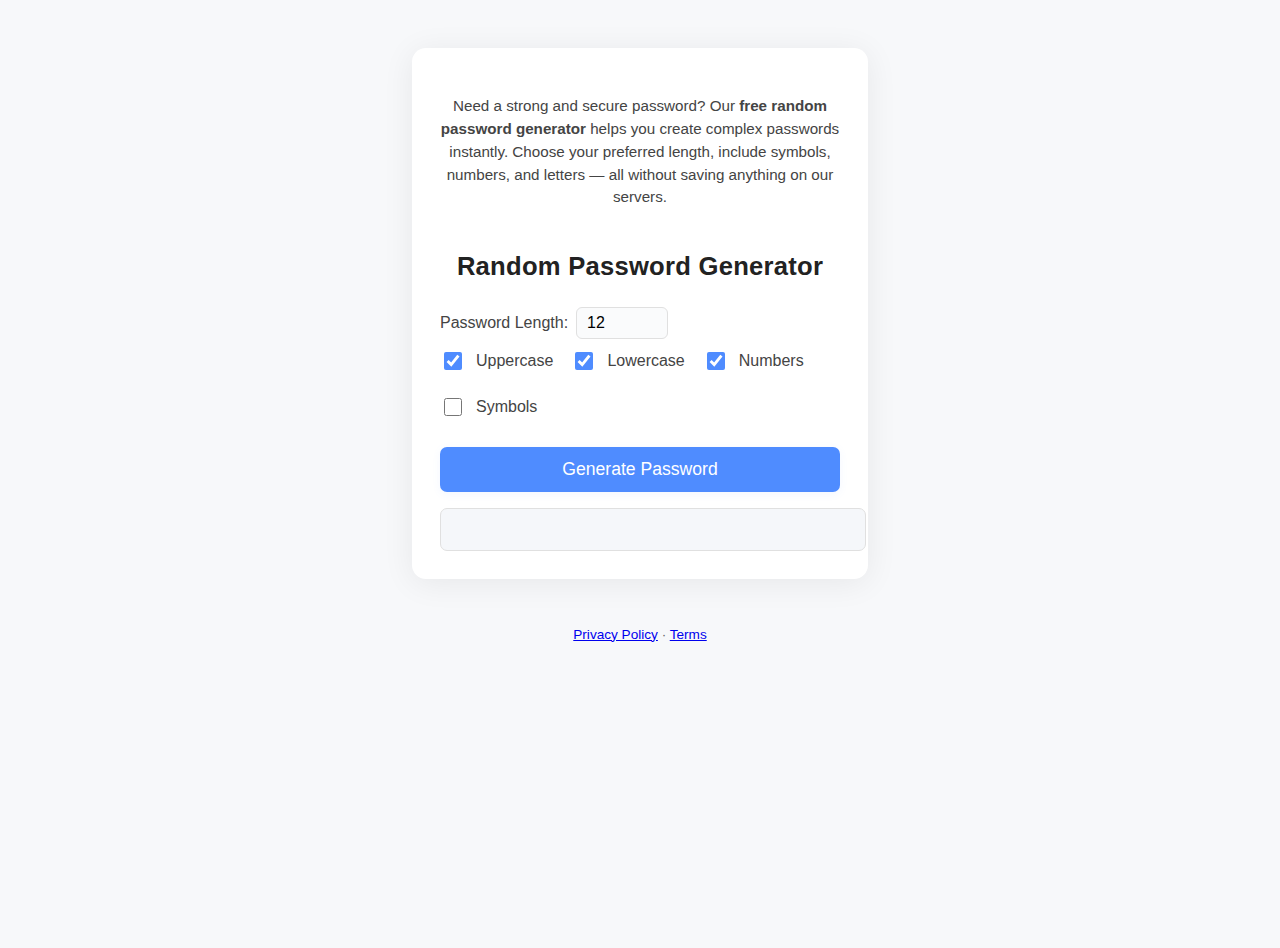
<file: old/index.html>
<!DOCTYPE html>
<html lang="en">
<head>
  <meta charset="UTF-8" />
  <meta name="viewport" content="width=device-width, initial-scale=1.0" />
  <title>Free Random Password Generator | Secure Online Tool</title>
  <meta name="description" content="Generate strong, secure passwords for free with our online password generator. Easy to use, private, and customizable." />
  <meta name="keywords" content="password generator, strong passwords, random password generator, secure password, online tool, free password generator">
  <link rel="icon" type="image/png" href="assets/favicon.png" />
  <link rel="stylesheet" href="style.css" />

  <!-- Open Graph (Facebook, LinkedIn) -->
  <meta property="og:title" content="Free Random Password Generator | Secure Online Tool" />
  <meta property="og:description" content="Generate strong, secure passwords for free with our online tool. No tracking, no storage, 100% private." />
  <meta property="og:image" content="https://denis-mart-red.github.io/pass-gen-web/assets/og-image.png" />
  <meta property="og:url" content="https://denis-mart-red.github.io/pass-gen-web/" />
  <meta property="og:type" content="website" />

  <!-- Twitter Card -->
  <meta name="twitter:card" content="summary_large_image" />
  <meta name="twitter:title" content="Free Random Password Generator" />
  <meta name="twitter:description" content="Quickly generate secure, random passwords online for free." />
  <meta name="twitter:image" content="https://denis-mart-red.github.io/pass-gen-web/assets/og-image.png" />  
</head>
<body>
  <main class="container" itemscope itemtype="https://schema.org/WebApplication">
    <section class="intro">
      <p>
        Need a strong and secure password? Our <strong>free random password generator</strong> helps you create complex passwords instantly. Choose your preferred length, include symbols, numbers, and letters — all without saving anything on our servers.
      </p>
    </section>    
    <h1>Random Password Generator</h1>
    <div class="generator">
      <label>Password Length:
        <input type="number" id="length" value="12" min="6" max="64" />
      </label>
      <div>
        <label><input type="checkbox" id="uppercase" checked /> Uppercase</label>
        <label><input type="checkbox" id="lowercase" checked /> Lowercase</label>
        <label><input type="checkbox" id="numbers" checked /> Numbers</label>
        <label><input type="checkbox" id="symbols" /> Symbols</label>
      </div>
      <button onclick="generatePassword()">Generate Password</button>
      <input type="text" id="output" readonly />
    </div>
  </main>
  <script src="script.js"></script>
  <footer style="text-align:center; margin-top:32px; font-size:0.85rem; color:#666;">
    <a href="privacy.html">Privacy Policy</a> · 
    <a href="terms.html">Terms</a>
  </footer>
  <span itemprop="name">Free Password Generator</span>
  <meta itemprop="applicationCategory" content="Utility" />
  <meta itemprop="operatingSystem" content="All" />
  <meta itemprop="browserRequirements" content="Requires JavaScript" />
  <meta itemprop="url" content="https://denis-mart-red.github.io/pass-gen-web/" />
</body>
</html>
</file>
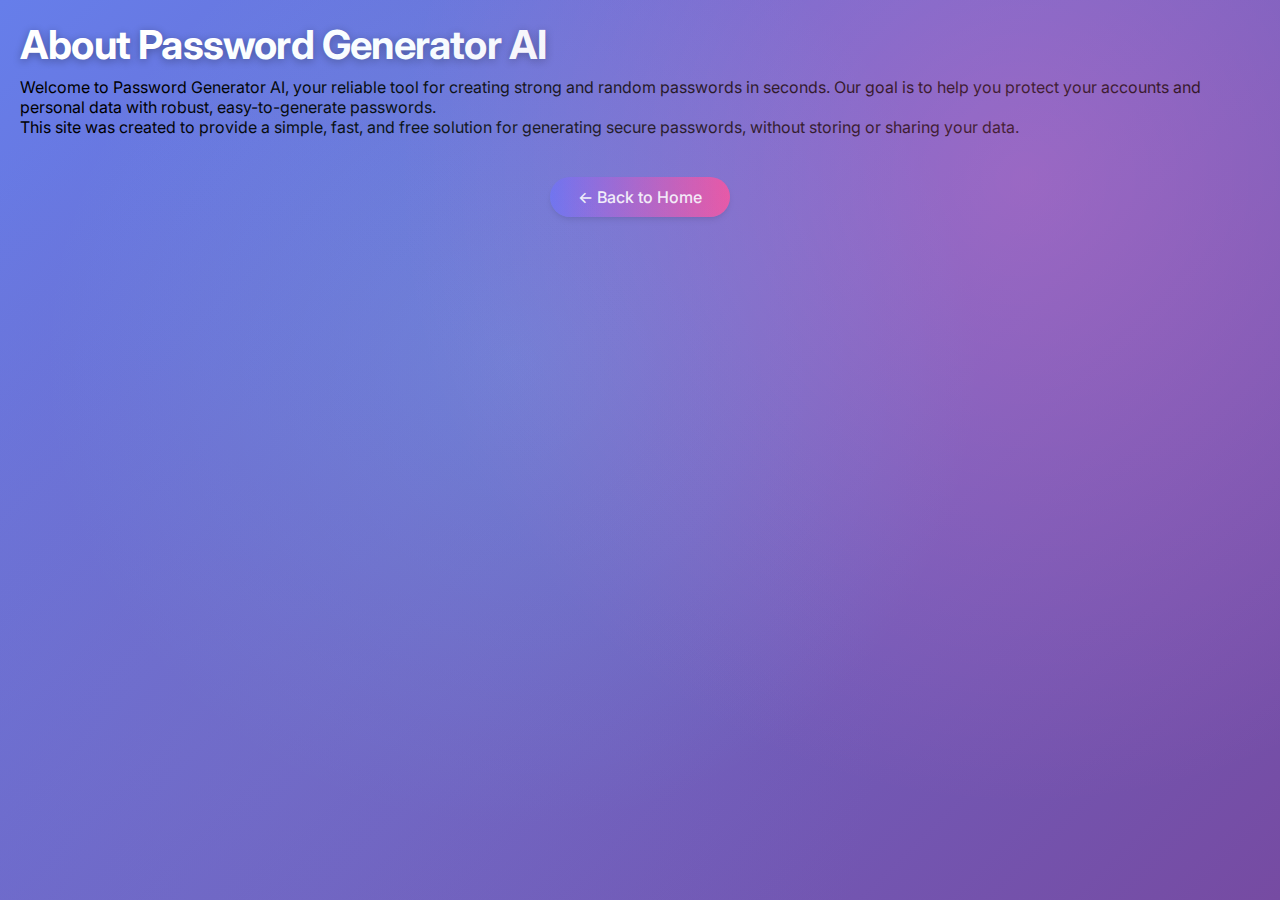
<file: about.html>
<!DOCTYPE html>
<html lang="en">
<head>
    <meta charset="UTF-8">
    <meta name="viewport" content="width=device-width, initial-scale=1.0">
    <title>About Password Generator AI</title>
    <link rel="stylesheet" href="style.css">
</head>
<body>
    <header>
        <h1>About Password Generator AI</h1>
    </header>
    <main>
        <section>
            <p>Welcome to Password Generator AI, your reliable tool for creating strong and random passwords in seconds. Our goal is to help you protect your accounts and personal data with robust, easy-to-generate passwords.</p>
            <p>This site was created to provide a simple, fast, and free solution for generating secure passwords, without storing or sharing your data.</p>
        </section>
    </main>
    <footer style="margin-top:40px; text-align:center;">
        <a href="index.html" style="
          display:inline-block;
          background: linear-gradient(90deg, var(--primary), var(--secondary));
          color: #fff;
          padding: 10px 28px;
          border-radius: 30px;
          font-weight: 500;
          text-decoration: none;
          box-shadow: var(--shadow-md);
          transition: background 0.3s, box-shadow 0.3s;
          margin-bottom: 20px;
        " onmouseover="this.style.background='var(--primary-dark)';this.style.boxShadow='var(--shadow-lg)';" onmouseout="this.style.background='linear-gradient(90deg, var(--primary), var(--secondary))';this.style.boxShadow='var(--shadow-md)';">
          ← Back to Home
        </a>
    </footer>
</body>
</html>
</file>
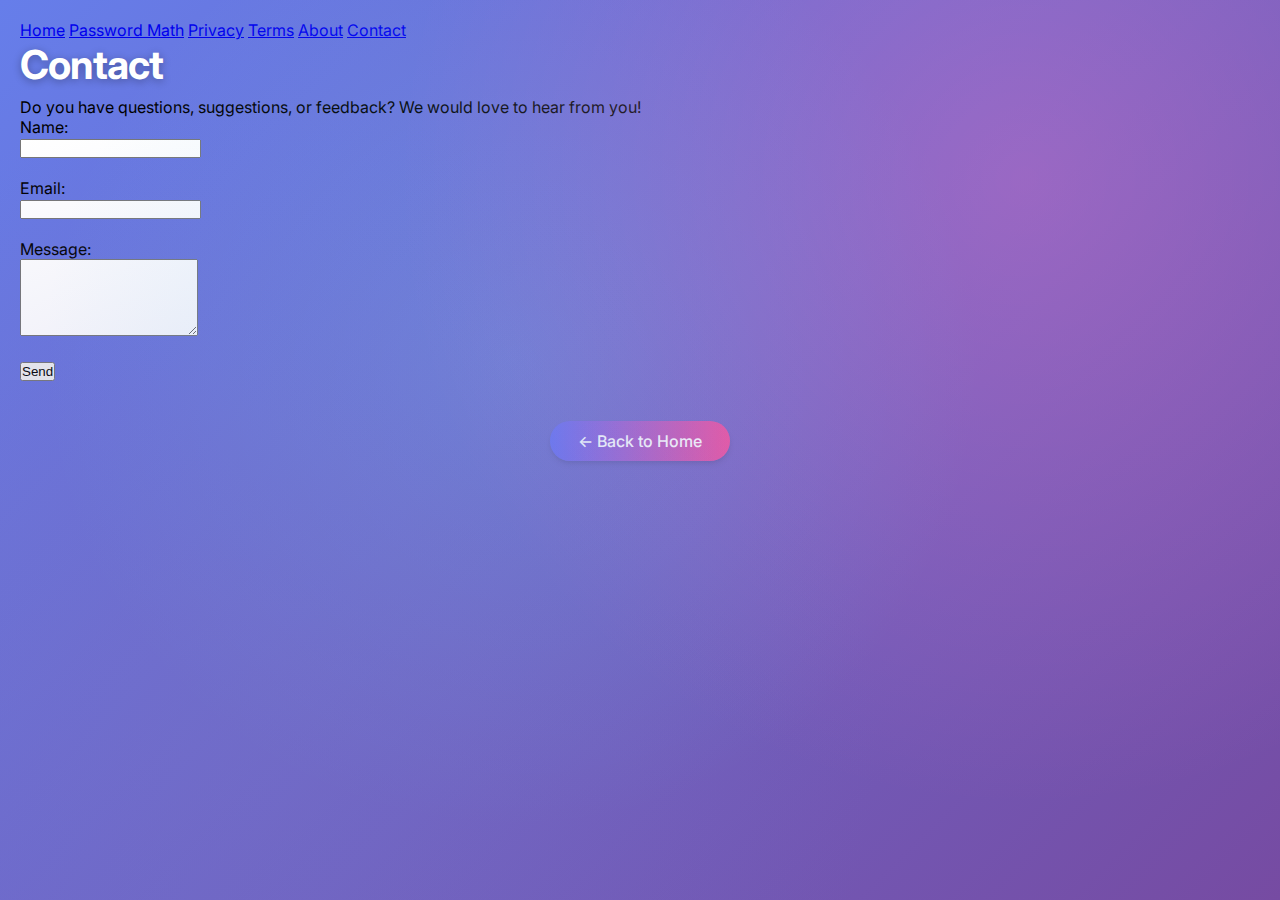
<file: contact.html>
<!DOCTYPE html>
<html lang="en">
<head>
    <meta charset="UTF-8">
    <meta name="viewport" content="width=device-width, initial-scale=1.0">
    <title>Contact - Password Generator AI</title>
    <link rel="stylesheet" href="style.css">
</head>
<body>
    <div class="main-nav">
      <nav class="nav-bar">
        <a href="index.html" class="nav-link">Home</a>
        <a href="password-math.html" class="nav-link">Password Math</a>
        <a href="privacy.html" class="nav-link">Privacy</a>
        <a href="terms.html" class="nav-link">Terms</a>
        <a href="about.html" class="nav-link">About</a>
        <a href="contact.html" class="nav-link">Contact</a>
      </nav>
    </div>
    <header>
        <h1>Contact</h1>
    </header>
    <main>
        <section>
            <p>Do you have questions, suggestions, or feedback? We would love to hear from you!</p>
            <form action="https://formspree.io/f/mwkgyyqg" method="POST">
                <label for="name">Name:</label><br>
                <input type="text" id="name" name="name" required><br><br>
                <label for="email">Email:</label><br>
                <input type="email" id="email" name="email" required><br><br>
                <label for="message">Message:</label><br>
                <textarea id="message" name="message" rows="5" required></textarea><br><br>
                <input type="submit" value="Send">
            </form>
        </section>
    </main>
    <footer style="margin-top:40px; text-align:center;">
        <a href="index.html" style="
          display:inline-block;
          background: linear-gradient(90deg, var(--primary), var(--secondary));
          color: #fff;
          padding: 10px 28px;
          border-radius: 30px;
          font-weight: 500;
          text-decoration: none;
          box-shadow: var(--shadow-md);
          transition: background 0.3s, box-shadow 0.3s;
          margin-bottom: 20px;
        " onmouseover="this.style.background='var(--primary-dark)';this.style.boxShadow='var(--shadow-lg)';" onmouseout="this.style.background='linear-gradient(90deg, var(--primary), var(--secondary))';this.style.boxShadow='var(--shadow-md)';">
          ← Back to Home
        </a>
    </footer>
</body>
</html>
</file>
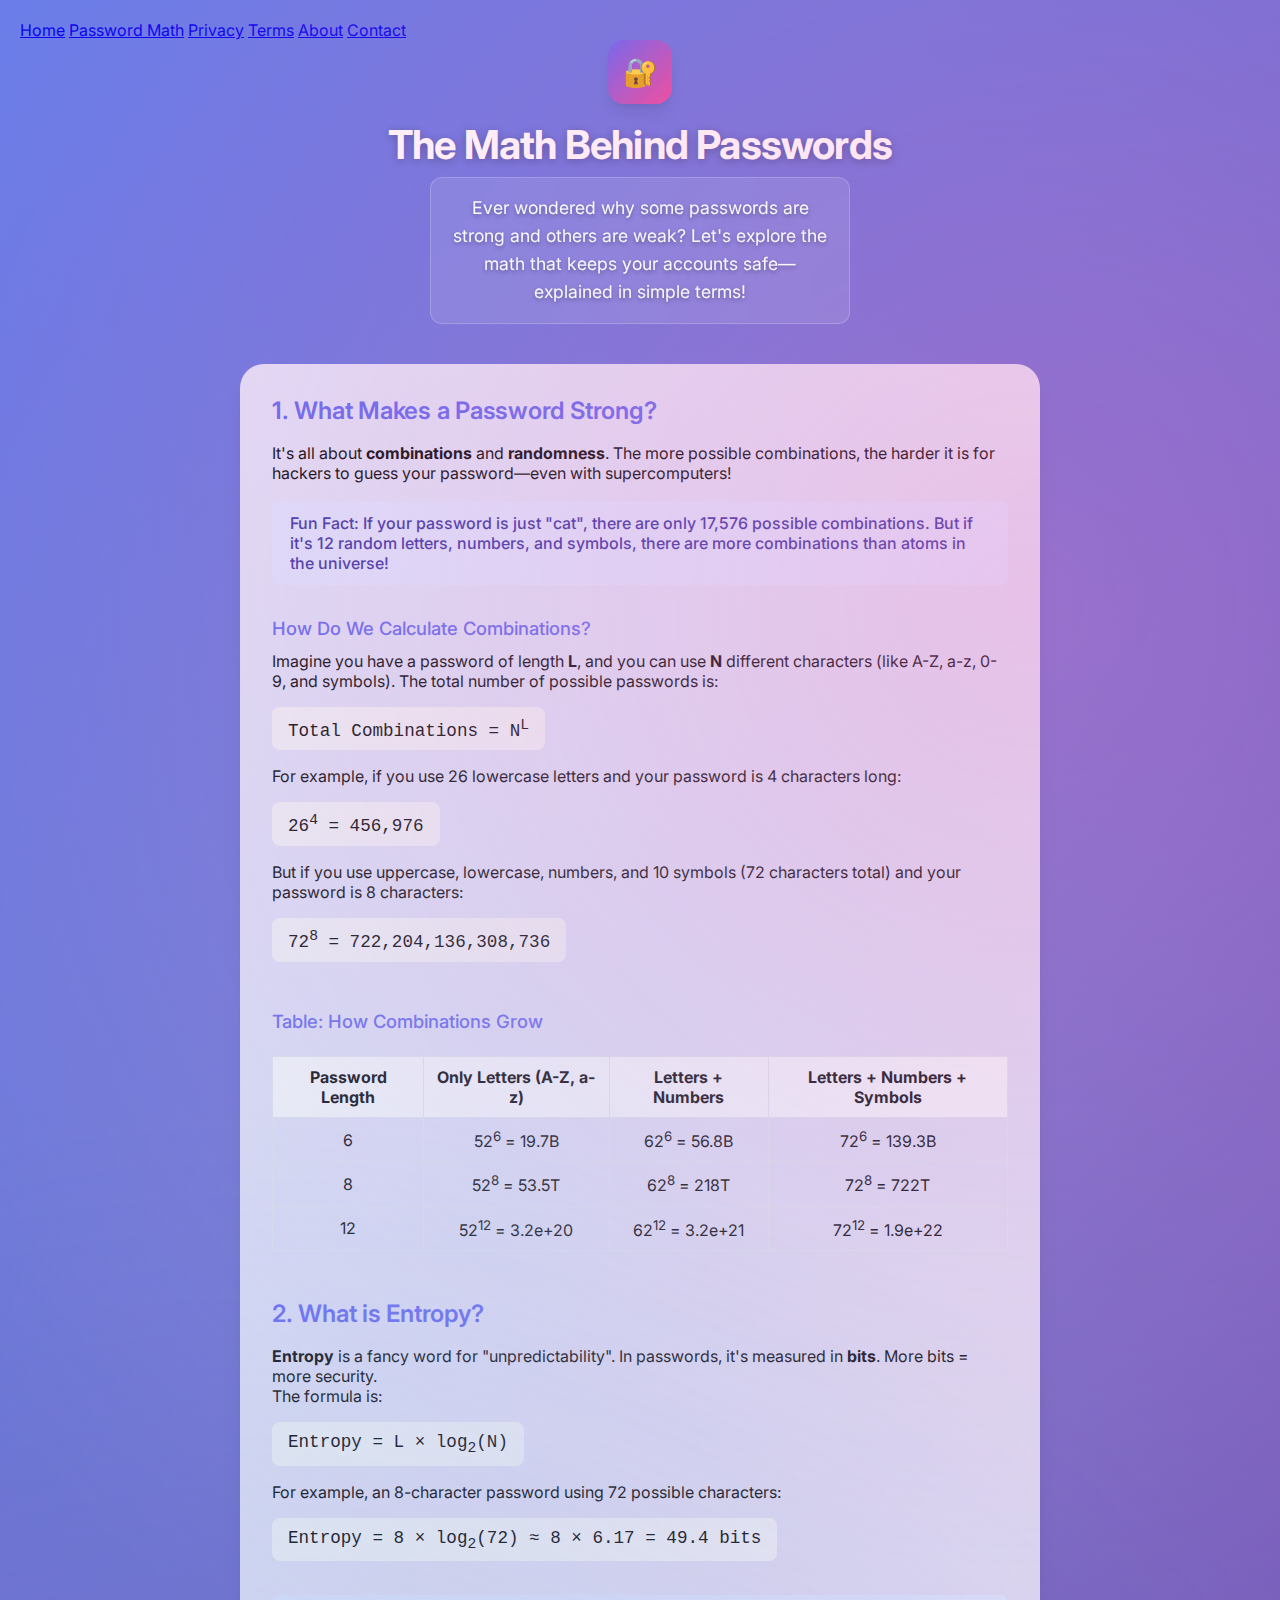
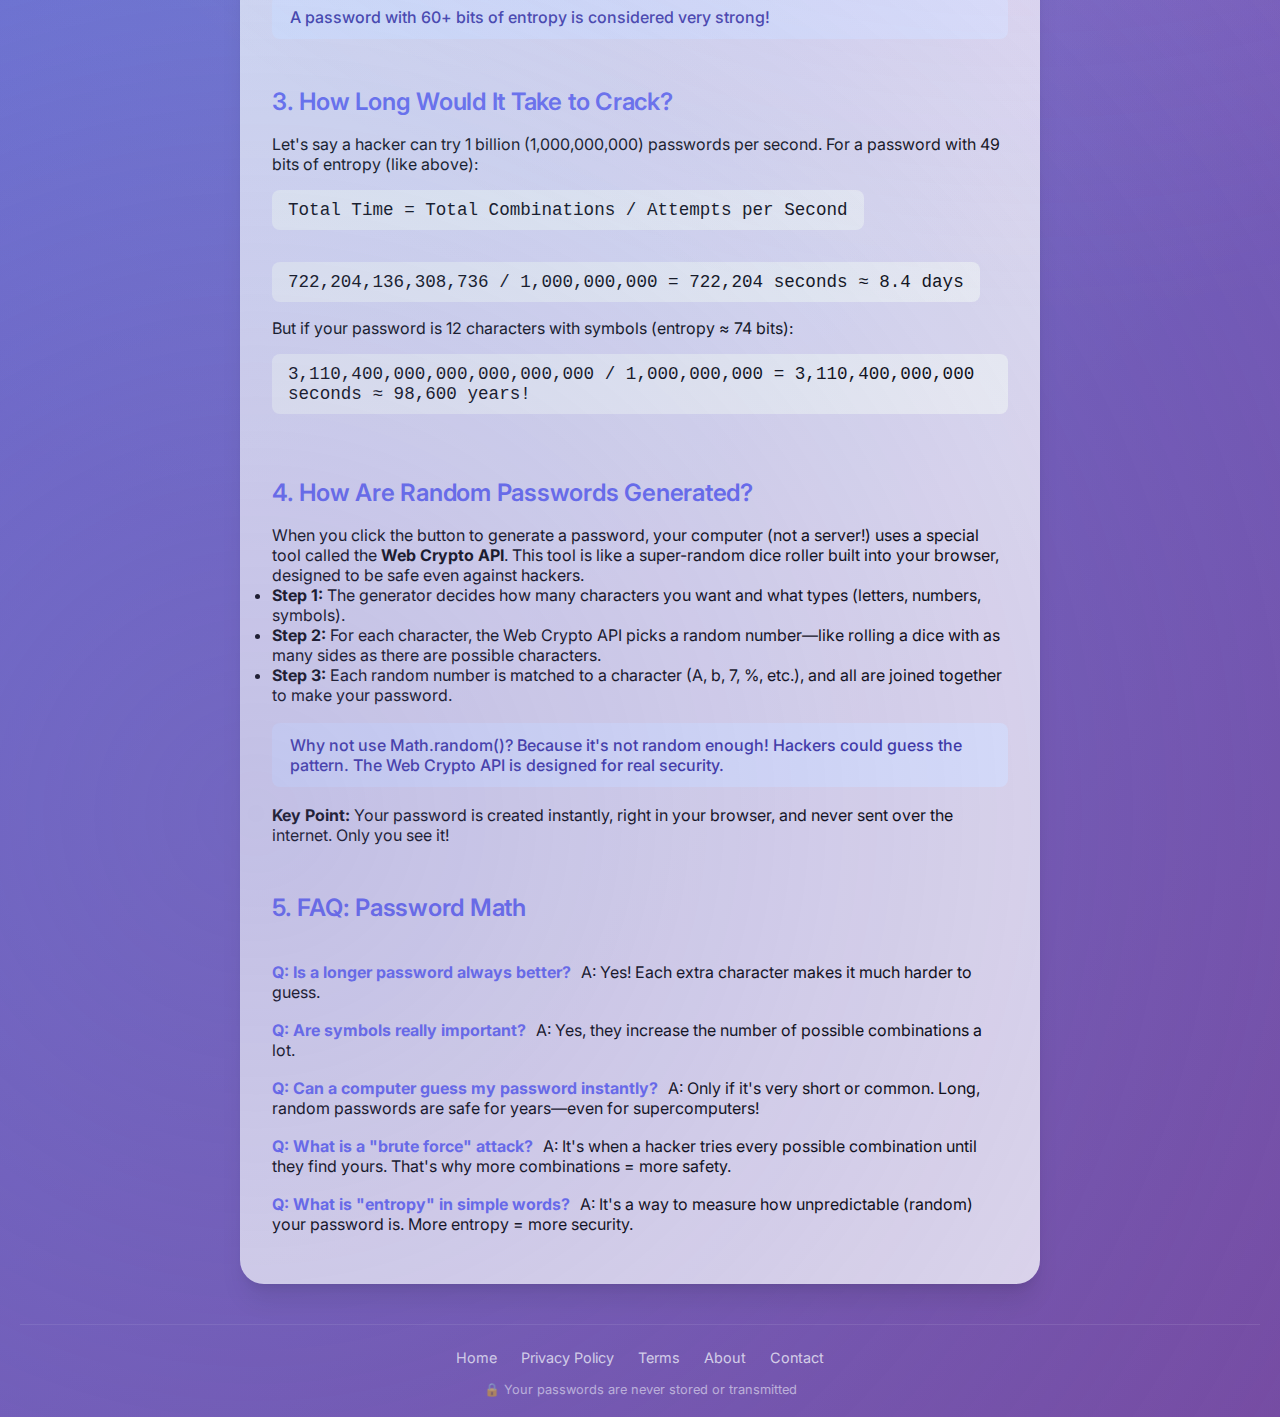
<file: password-math.html>
<!DOCTYPE html>
<html lang="en">
<head>
  <meta charset="UTF-8">
  <meta name="viewport" content="width=device-width, initial-scale=1.0">
  <title>The Math Behind Passwords: How Secure Are They?</title>
  <meta name="description" content="Discover the math behind password security. Learn about entropy, combinations, and why strong passwords matter, explained simply.">
  <link rel="stylesheet" href="style.css">
  <style>
    .math-section { max-width: 800px; margin: 40px auto; background: var(--bg-card); border-radius: 24px; box-shadow: var(--shadow-xl); padding: 32px; }
    .math-section h2, .math-section h3 { color: var(--primary); }
    .math-section h2 {
      margin-top: 48px;
      margin-bottom: 18px;
      color: var(--primary);
      font-size: 1.5rem;
      font-weight: 600;
      letter-spacing: -0.01em;
    }
    .math-section h2:first-child {
      margin-top: 0;
    }
    .math-section h3 {
      margin-top: 32px;
      margin-bottom: 12px;
      color: var(--primary);
      font-size: 1.15rem;
      font-weight: 500;
    }
    .formula { background: #f3f4f6; border-radius: 8px; padding: 10px 16px; font-family: 'Menlo', monospace; font-size: 1.1em; margin: 16px 0; display: inline-block; }
    .example-table { width: 100%; border-collapse: collapse; margin: 24px 0; }
    .example-table th, .example-table td { border: 1px solid #e2e8f0; padding: 10px; text-align: center; }
    .example-table th { background: #f8fafc; }
    .fun-fact { background: #e0e7ff; color: #3730a3; border-radius: 8px; padding: 12px 18px; margin: 18px 0; font-weight: 500; }
    .faq-math { margin-top: 40px; }
    .faq-math h3 { margin-bottom: 12px; }
    .faq-math .faq-item { margin-bottom: 18px; }
    .faq-math .faq-q { font-weight: bold; color: var(--primary); }
    .faq-math .faq-a { margin-left: 10px; }
  </style>
</head>
<body>
  <div class="main-nav">
    <nav class="nav-bar">
      <a href="index.html" class="nav-link">Home</a>
      <a href="password-math.html" class="nav-link">Password Math</a>
      <a href="privacy.html" class="nav-link">Privacy</a>
      <a href="terms.html" class="nav-link">Terms</a>
      <a href="about.html" class="nav-link">About</a>
      <a href="contact.html" class="nav-link">Contact</a>
    </nav>
  </div>
  <div class="main-centered-container">
    <header class="header">
      <div class="logo"></div>
      <h1>The Math Behind Passwords</h1>
      <p class="subtitle">Ever wondered why some passwords are strong and others are weak? Let's explore the math that keeps your accounts safe—explained in simple terms!</p>
    </header>
    <section class="math-section">
      <h2>1. What Makes a Password Strong?</h2>
      <p>It's all about <strong>combinations</strong> and <strong>randomness</strong>. The more possible combinations, the harder it is for hackers to guess your password—even with supercomputers!</p>
      <div class="fun-fact">Fun Fact: If your password is just "cat", there are only 17,576 possible combinations. But if it's 12 random letters, numbers, and symbols, there are more combinations than atoms in the universe!</div>
      <h3>How Do We Calculate Combinations?</h3>
      <p>Imagine you have a password of length <strong>L</strong>, and you can use <strong>N</strong> different characters (like A-Z, a-z, 0-9, and symbols). The total number of possible passwords is:</p>
      <div class="formula">Total Combinations = N<sup>L</sup></div>
      <p>For example, if you use 26 lowercase letters and your password is 4 characters long:</p>
      <div class="formula">26<sup>4</sup> = 456,976</div>
      <p>But if you use uppercase, lowercase, numbers, and 10 symbols (72 characters total) and your password is 8 characters:</p>
      <div class="formula">72<sup>8</sup> = 722,204,136,308,736</div>
      <h3>Table: How Combinations Grow</h3>
      <table class="example-table">
        <tr><th>Password Length</th><th>Only Letters (A-Z, a-z)</th><th>Letters + Numbers</th><th>Letters + Numbers + Symbols</th></tr>
        <tr><td>6</td><td>52<sup>6</sup> = 19.7B</td><td>62<sup>6</sup> = 56.8B</td><td>72<sup>6</sup> = 139.3B</td></tr>
        <tr><td>8</td><td>52<sup>8</sup> = 53.5T</td><td>62<sup>8</sup> = 218T</td><td>72<sup>8</sup> = 722T</td></tr>
        <tr><td>12</td><td>52<sup>12</sup> = 3.2e+20</td><td>62<sup>12</sup> = 3.2e+21</td><td>72<sup>12</sup> = 1.9e+22</td></tr>
      </table>
      <h2>2. What is Entropy?</h2>
      <p><strong>Entropy</strong> is a fancy word for "unpredictability". In passwords, it's measured in <strong>bits</strong>. More bits = more security.</p>
      <p>The formula is:</p>
      <div class="formula">Entropy = L × log<sub>2</sub>(N)</div>
      <p>For example, an 8-character password using 72 possible characters:</p>
      <div class="formula">Entropy = 8 × log<sub>2</sub>(72) ≈ 8 × 6.17 = 49.4 bits</div>
      <div class="fun-fact">A password with 60+ bits of entropy is considered very strong!</div>
      <h2>3. How Long Would It Take to Crack?</h2>
      <p>Let's say a hacker can try 1 billion (1,000,000,000) passwords per second. For a password with 49 bits of entropy (like above):</p>
      <div class="formula">Total Time = Total Combinations / Attempts per Second</div>
      <div class="formula">722,204,136,308,736 / 1,000,000,000 = 722,204 seconds ≈ 8.4 days</div>
      <p>But if your password is 12 characters with symbols (entropy ≈ 74 bits):</p>
      <div class="formula">3,110,400,000,000,000,000,000 / 1,000,000,000 = 3,110,400,000,000 seconds ≈ 98,600 years!</div>
      <h2>4. How Are Random Passwords Generated?</h2>
      <p>When you click the button to generate a password, your computer (not a server!) uses a special tool called the <strong>Web Crypto API</strong>. This tool is like a super-random dice roller built into your browser, designed to be safe even against hackers.</p>
      <ul>
        <li><strong>Step 1:</strong> The generator decides how many characters you want and what types (letters, numbers, symbols).</li>
        <li><strong>Step 2:</strong> For each character, the Web Crypto API picks a random number—like rolling a dice with as many sides as there are possible characters.</li>
        <li><strong>Step 3:</strong> Each random number is matched to a character (A, b, 7, %, etc.), and all are joined together to make your password.</li>
      </ul>
      <div class="fun-fact">Why not use Math.random()? Because it's not random enough! Hackers could guess the pattern. The Web Crypto API is designed for real security.</div>
      <p><strong>Key Point:</strong> Your password is created instantly, right in your browser, and never sent over the internet. Only you see it!</p>
      <h2>5. FAQ: Password Math</h2>
      <div class="faq-math">
        <div class="faq-item"><span class="faq-q">Q: Is a longer password always better?</span><span class="faq-a">A: Yes! Each extra character makes it much harder to guess.</span></div>
        <div class="faq-item"><span class="faq-q">Q: Are symbols really important?</span><span class="faq-a">A: Yes, they increase the number of possible combinations a lot.</span></div>
        <div class="faq-item"><span class="faq-q">Q: Can a computer guess my password instantly?</span><span class="faq-a">A: Only if it's very short or common. Long, random passwords are safe for years—even for supercomputers!</span></div>
        <div class="faq-item"><span class="faq-q">Q: What is a "brute force" attack?</span><span class="faq-a">A: It's when a hacker tries every possible combination until they find yours. That's why more combinations = more safety.</span></div>
        <div class="faq-item"><span class="faq-q">Q: What is "entropy" in simple words?</span><span class="faq-a">A: It's a way to measure how unpredictable (random) your password is. More entropy = more security.</span></div>
      </div>
    </section>
    <footer class="footer">
      <div class="footer-links">
        <a href="index.html" class="footer-link">Home</a>
        <a href="privacy.html" class="footer-link">Privacy Policy</a>
        <a href="terms.html" class="footer-link">Terms</a>
        <a href="about.html" class="footer-link">About</a>
        <a href="contact.html" class="footer-link">Contact</a>
      </div>
      <p class="footer-text">🔒 Your passwords are never stored or transmitted</p>
    </footer>
  </div>
</body>
</html>
</file>
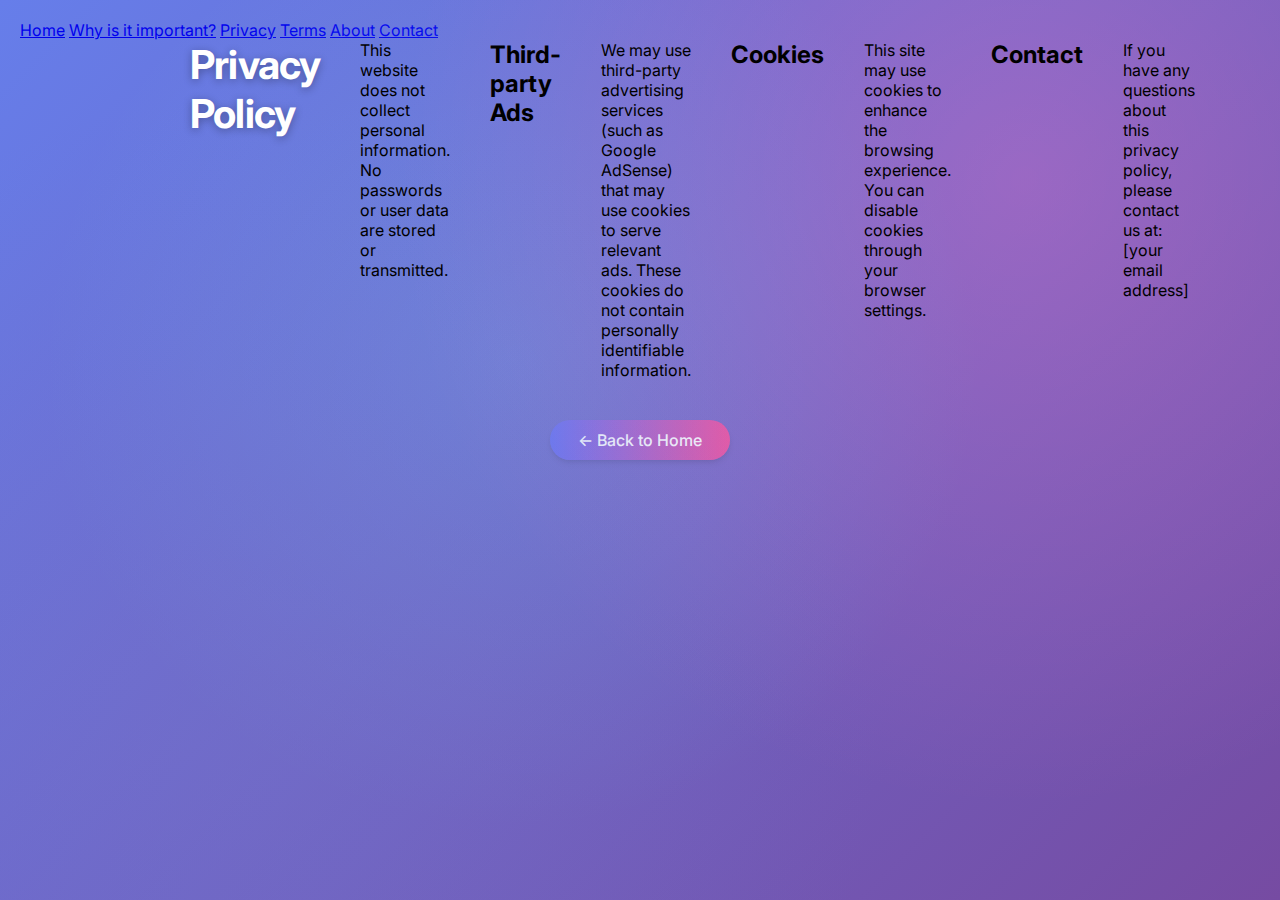
<file: privacy.html>
<!DOCTYPE html>
<html lang="en">
<head>
  <meta charset="UTF-8">
  <title>Privacy Policy</title>
  <link rel="stylesheet" href="style.css">
</head>
<body>
  <div class="main-nav">
    <nav class="nav-bar">
      <a href="index.html" class="nav-link">Home</a>
      <a href="why.html" class="nav-link">Why is it important?</a>
      <a href="privacy.html" class="nav-link">Privacy</a>
      <a href="terms.html" class="nav-link">Terms</a>
      <a href="about.html" class="nav-link">About</a>
      <a href="contact.html" class="nav-link">Contact</a>
    </nav>
  </div>
  <main class="container">
    <h1>Privacy Policy</h1>
    <p>This website does not collect personal information. No passwords or user data are stored or transmitted.</p>

    <h2>Third-party Ads</h2>
    <p>We may use third-party advertising services (such as Google AdSense) that may use cookies to serve relevant ads. These cookies do not contain personally identifiable information.</p>

    <h2>Cookies</h2>
    <p>This site may use cookies to enhance the browsing experience. You can disable cookies through your browser settings.</p>

    <h2>Contact</h2>
    <p>If you have any questions about this privacy policy, please contact us at: [your email address]</p>
  </main>
  <footer style="margin-top:40px; text-align:center;">
    <a href="index.html" style="
      display:inline-block;
      background: linear-gradient(90deg, var(--primary), var(--secondary));
      color: #fff;
      padding: 10px 28px;
      border-radius: 30px;
      font-weight: 500;
      text-decoration: none;
      box-shadow: var(--shadow-md);
      transition: background 0.3s, box-shadow 0.3s;
      margin-bottom: 20px;
    " onmouseover="this.style.background='var(--primary-dark)';this.style.boxShadow='var(--shadow-lg)';" onmouseout="this.style.background='linear-gradient(90deg, var(--primary), var(--secondary))';this.style.boxShadow='var(--shadow-md)';">
      ← Back to Home
    </a>
  </footer>
</body>
</html>
</file>
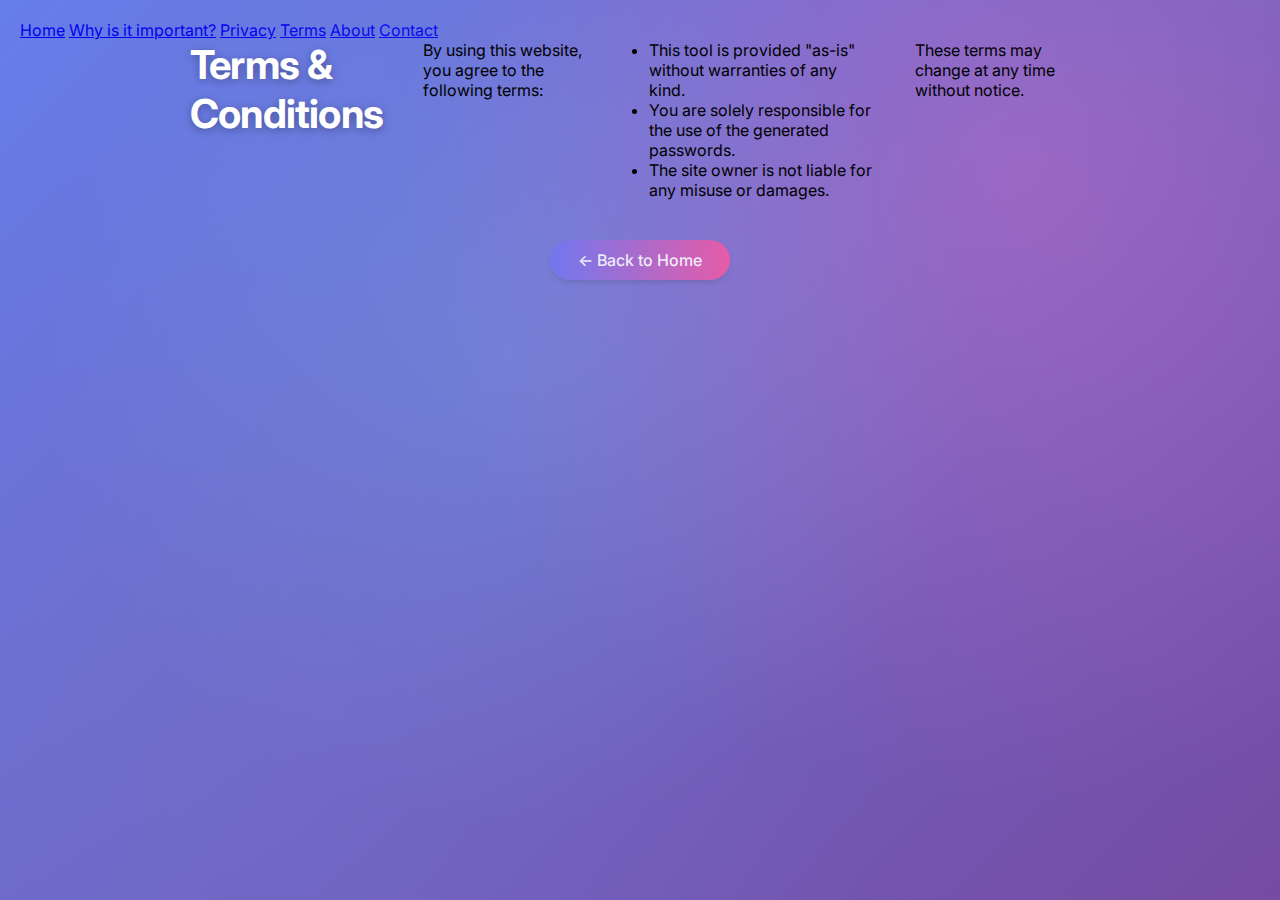
<file: terms.html>
<!DOCTYPE html>
<html lang="en">
<head>
  <meta charset="UTF-8">
  <title>Terms & Conditions</title>
  <link rel="stylesheet" href="style.css">
</head>
<body>
  <div class="main-nav">
    <nav class="nav-bar">
      <a href="index.html" class="nav-link">Home</a>
      <a href="why.html" class="nav-link">Why is it important?</a>
      <a href="privacy.html" class="nav-link">Privacy</a>
      <a href="terms.html" class="nav-link">Terms</a>
      <a href="about.html" class="nav-link">About</a>
      <a href="contact.html" class="nav-link">Contact</a>
    </nav>
  </div>
  <main class="container">
    <h1>Terms & Conditions</h1>
    <p>By using this website, you agree to the following terms:</p>

    <ul>
      <li>This tool is provided "as-is" without warranties of any kind.</li>
      <li>You are solely responsible for the use of the generated passwords.</li>
      <li>The site owner is not liable for any misuse or damages.</li>
    </ul>

    <p>These terms may change at any time without notice.</p>
  </main>
  <footer style="margin-top:40px; text-align:center;">
    <a href="index.html" style="
      display:inline-block;
      background: linear-gradient(90deg, var(--primary), var(--secondary));
      color: #fff;
      padding: 10px 28px;
      border-radius: 30px;
      font-weight: 500;
      text-decoration: none;
      box-shadow: var(--shadow-md);
      transition: background 0.3s, box-shadow 0.3s;
      margin-bottom: 20px;
    " onmouseover="this.style.background='var(--primary-dark)';this.style.boxShadow='var(--shadow-lg)';" onmouseout="this.style.background='linear-gradient(90deg, var(--primary), var(--secondary))';this.style.boxShadow='var(--shadow-md)';">
      ← Back to Home
    </a>
  </footer>
</body>
</html>
</file>
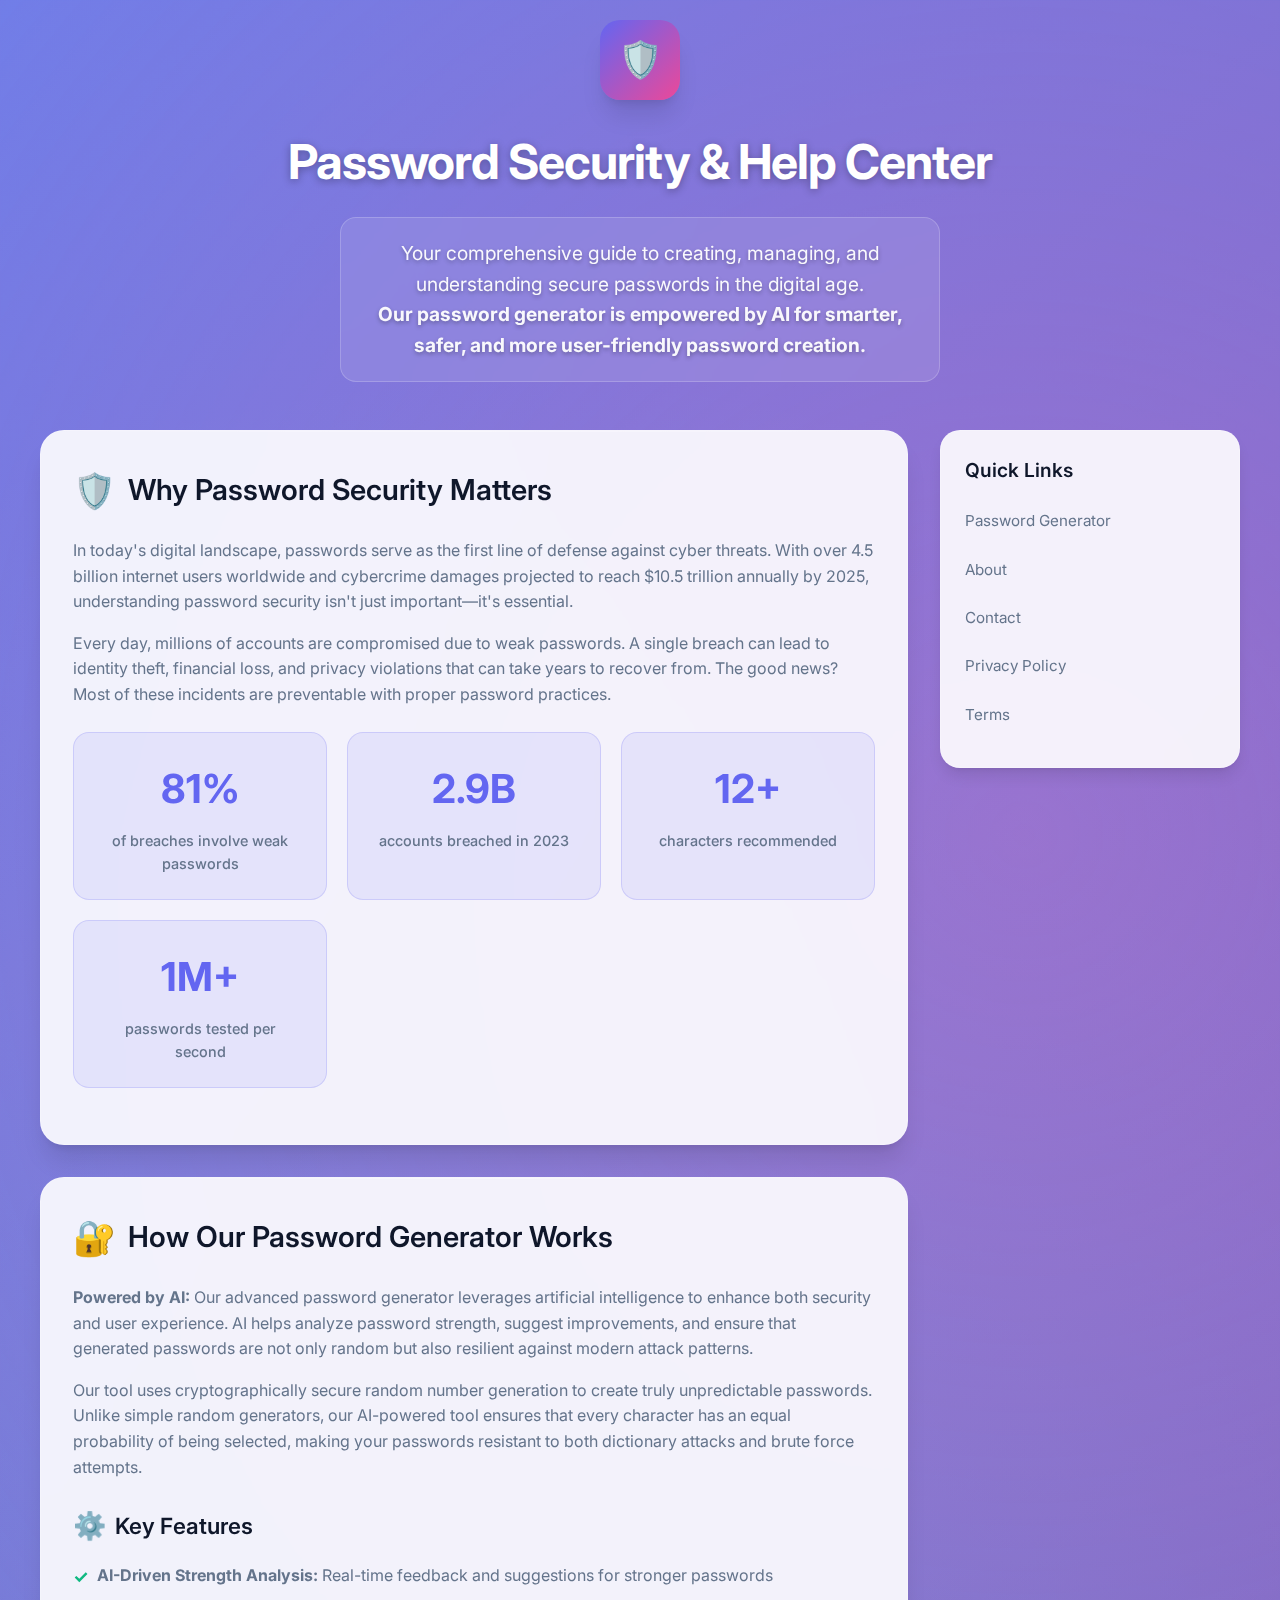
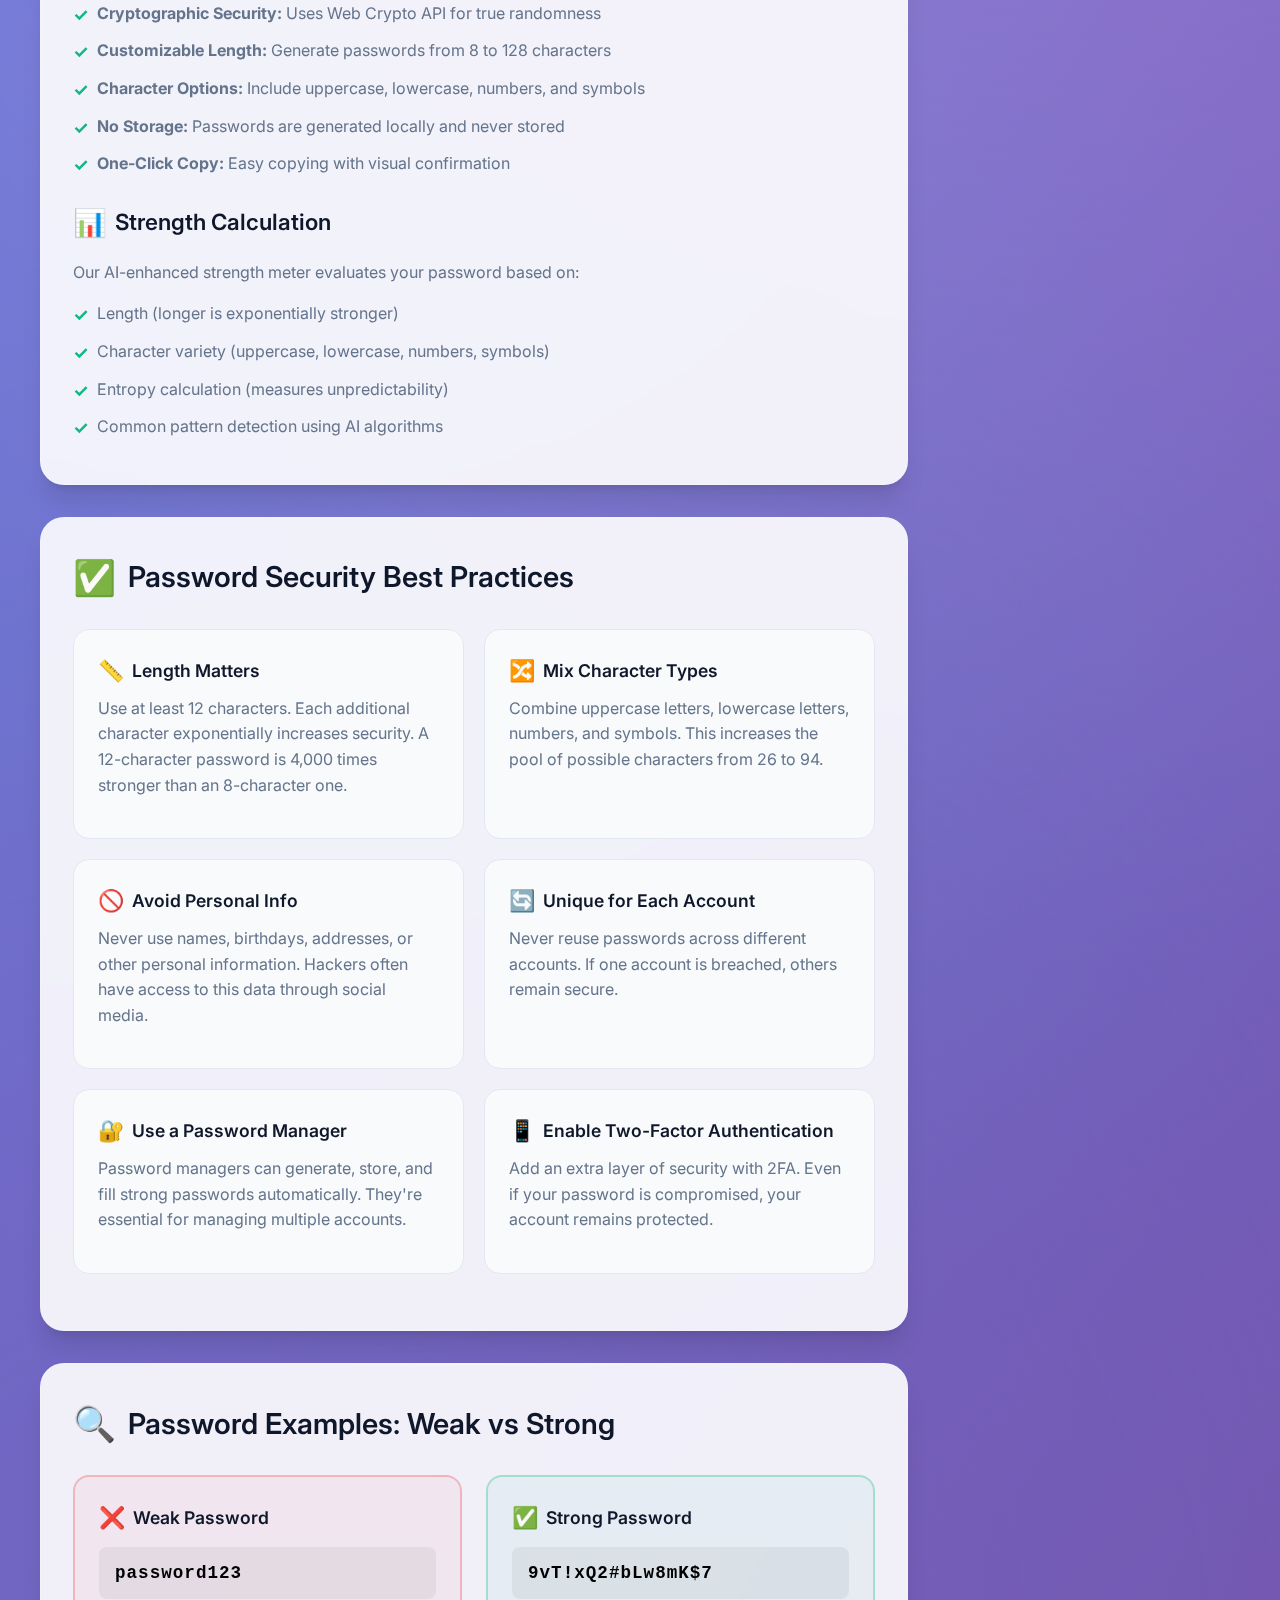
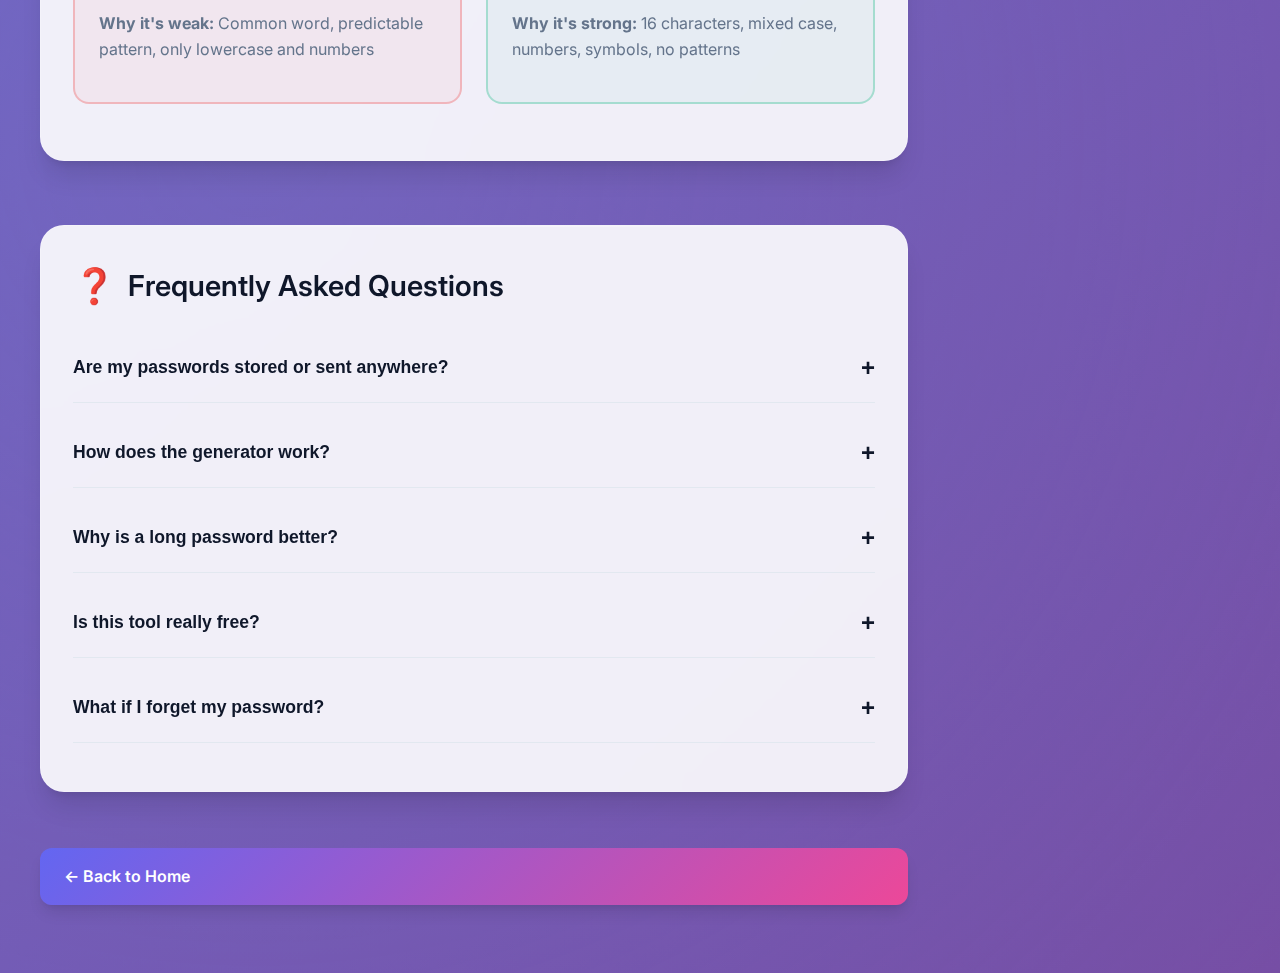
<file: why-secure-passwords-matter.html>
<!DOCTYPE html>
<html lang="en">
<head>
  <meta charset="UTF-8">
  <meta name="viewport" content="width=device-width, initial-scale=1.0">
  <title>Password Security & Help Center</title>
  <style>
    @import url('https://fonts.googleapis.com/css2?family=Inter:wght@300;400;500;600;700&display=swap');

    * {
      margin: 0;
      padding: 0;
      box-sizing: border-box;
    }

    :root {
      --primary: #6366f1;
      --primary-dark: #4f46e5;
      --secondary: #ec4899;
      --accent: #06b6d4;
      --success: #10b981;
      --warning: #f59e0b;
      --danger: #ef4444;
      --text-primary: #0f172a;
      --text-secondary: #64748b;
      --text-muted: #94a3b8;
      --bg-primary: #ffffff;
      --bg-secondary: #f8fafc;
      --bg-card: rgba(255, 255, 255, 0.9);
      --border: #e2e8f0;
      --shadow-sm: 0 1px 2px 0 rgb(0 0 0 / 0.05);
      --shadow-md: 0 4px 6px -1px rgb(0 0 0 / 0.1), 0 2px 4px -2px rgb(0 0 0 / 0.1);
      --shadow-lg: 0 10px 15px -3px rgb(0 0 0 / 0.1), 0 4px 6px -4px rgb(0 0 0 / 0.1);
      --shadow-xl: 0 20px 25px -5px rgb(0 0 0 / 0.1), 0 8px 10px -6px rgb(0 0 0 / 0.1);
    }

    body {
      font-family: 'Inter', -apple-system, BlinkMacSystemFont, sans-serif;
      background: linear-gradient(135deg, #667eea 0%, #764ba2 100%);
      min-height: 100vh;
      padding: 20px;
      position: relative;
      overflow-x: hidden;
      line-height: 1.6;
    }

    body::before {
      content: '';
      position: absolute;
      top: 0;
      left: 0;
      right: 0;
      bottom: 0;
      background: 
        radial-gradient(circle at 20% 80%, rgba(120, 119, 198, 0.3) 0%, transparent 50%),
        radial-gradient(circle at 80% 20%, rgba(255, 119, 198, 0.3) 0%, transparent 50%),
        radial-gradient(circle at 40% 40%, rgba(120, 219, 255, 0.2) 0%, transparent 50%);
      pointer-events: none;
    }

    .container {
      max-width: 1200px;
      margin: 0 auto;
      position: relative;
      z-index: 1;
    }

    .header {
      text-align: center;
      margin-bottom: 48px;
      animation: fadeInUp 0.6s ease-out;
    }

    .logo {
      width: 80px;
      height: 80px;
      background: linear-gradient(135deg, var(--primary), var(--secondary));
      border-radius: 20px;
      margin: 0 auto 24px;
      display: flex;
      align-items: center;
      justify-content: center;
      box-shadow: var(--shadow-xl);
      animation: pulse 2s infinite;
    }

    .logo::after {
      content: '🛡️';
      font-size: 36px;
    }

    h1 {
      font-size: 3rem;
      font-weight: 700;
      color: #ffffff;
      margin-bottom: 16px;
      letter-spacing: -0.02em;
      text-shadow: 0 2px 8px rgba(0, 0, 0, 0.3);
    }

    .subtitle {
      color: rgba(255, 255, 255, 0.95);
      font-size: 1.2rem;
      font-weight: 400;
      max-width: 600px;
      margin: 0 auto;
      line-height: 1.6;
      text-shadow: 0 2px 4px rgba(0, 0, 0, 0.3);
      background: rgba(255, 255, 255, 0.1);
      backdrop-filter: blur(10px);
      border-radius: 16px;
      padding: 20px 24px;
      border: 1px solid rgba(255, 255, 255, 0.2);
    }

    .content-grid {
      display: grid;
      grid-template-columns: 1fr;
      gap: 32px;
      margin-bottom: 48px;
    }

    @media (min-width: 1024px) {
      .content-grid {
        grid-template-columns: 2fr 300px;
      }
    }

    .main-content {
      display: flex;
      flex-direction: column;
      gap: 32px;
    }

    .card {
      background: var(--bg-card);
      backdrop-filter: blur(20px);
      border: 1px solid rgba(255, 255, 255, 0.2);
      border-radius: 24px;
      padding: 32px;
      box-shadow: var(--shadow-xl);
      animation: fadeInUp 0.6s ease-out both;
      position: relative;
      overflow: hidden;
      transition: transform 0.3s ease, box-shadow 0.3s ease;
    }

    .card:hover {
      transform: translateY(-4px);
      box-shadow: 0 25px 50px -12px rgb(0 0 0 / 0.25);
    }

    .card::before {
      content: '';
      position: absolute;
      top: 0;
      left: 0;
      right: 0;
      height: 1px;
      background: linear-gradient(90deg, transparent, rgba(255, 255, 255, 0.4), transparent);
    }

    .card h2 {
      font-size: 1.8rem;
      font-weight: 600;
      color: var(--text-primary);
      margin-bottom: 20px;
      display: flex;
      align-items: center;
      gap: 12px;
    }

    .card h3 {
      font-size: 1.4rem;
      font-weight: 600;
      color: var(--text-primary);
      margin: 24px 0 16px 0;
      display: flex;
      align-items: center;
      gap: 8px;
    }

    .card h4 {
      font-size: 1.1rem;
      font-weight: 600;
      color: var(--text-primary);
      margin-bottom: 8px;
      display: flex;
      align-items: center;
      gap: 8px;
    }

    .card p {
      color: var(--text-secondary);
      margin-bottom: 16px;
      font-size: 1rem;
    }

    .card ul {
      list-style: none;
      padding: 0;
    }

    .card li {
      color: var(--text-secondary);
      margin-bottom: 12px;
      padding-left: 24px;
      position: relative;
      font-size: 1rem;
    }

    .card li::before {
      content: '✓';
      position: absolute;
      left: 0;
      color: var(--success);
      font-weight: bold;
      font-size: 1.1rem;
    }

    .icon {
      font-size: 1.2em;
    }

    .stats-grid {
      display: grid;
      grid-template-columns: repeat(auto-fit, minmax(200px, 1fr));
      gap: 20px;
      margin: 24px 0;
    }

    .stat-card {
      background: rgba(99, 102, 241, 0.1);
      border: 1px solid rgba(99, 102, 241, 0.2);
      border-radius: 16px;
      padding: 24px;
      text-align: center;
      transition: transform 0.3s ease;
    }

    .stat-card:hover {
      transform: translateY(-2px);
    }

    .stat-number {
      font-size: 2.5rem;
      font-weight: 700;
      color: var(--primary);
      margin-bottom: 8px;
    }

    .stat-label {
      font-size: 0.9rem;
      color: var(--text-secondary);
      font-weight: 500;
    }

    .security-tips {
      display: grid;
      grid-template-columns: repeat(auto-fit, minmax(280px, 1fr));
      gap: 20px;
      margin: 24px 0;
    }

    .tip-card {
      background: var(--bg-secondary);
      border: 1px solid var(--border);
      border-radius: 16px;
      padding: 24px;
      transition: all 0.3s ease;
    }

    .tip-card:hover {
      transform: translateY(-2px);
      box-shadow: var(--shadow-lg);
      border-color: var(--primary);
    }

    .password-examples {
      display: grid;
      grid-template-columns: 1fr;
      gap: 24px;
      margin: 24px 0;
    }

    @media (min-width: 768px) {
      .password-examples {
        grid-template-columns: 1fr 1fr;
      }
    }

    .password-example {
      border-radius: 16px;
      padding: 24px;
      border: 2px solid;
    }

    .password-example.weak {
      background: rgba(239, 68, 68, 0.05);
      border-color: rgba(239, 68, 68, 0.3);
    }

    .password-example.strong {
      background: rgba(16, 185, 129, 0.05);
      border-color: rgba(16, 185, 129, 0.3);
    }

    .password-display {
      font-family: 'Monaco', 'Menlo', monospace;
      font-size: 1.1rem;
      font-weight: bold;
      padding: 12px 16px;
      background: rgba(0, 0, 0, 0.05);
      border-radius: 8px;
      margin: 12px 0;
      letter-spacing: 1px;
      word-break: break-all;
    }

    .faq-section {
      margin-top: 32px;
    }

    .faq-item {
      border-bottom: 1px solid var(--border);
      margin-bottom: 16px;
    }

    .faq-question {
      width: 100%;
      background: none;
      border: none;
      padding: 20px 0;
      text-align: left;
      font-size: 1.1rem;
      font-weight: 600;
      color: var(--text-primary);
      cursor: pointer;
      display: flex;
      justify-content: space-between;
      align-items: center;
      transition: color 0.3s ease;
    }

    .faq-question:hover {
      color: var(--primary);
    }

    .faq-question::after {
      content: '+';
      font-size: 1.5rem;
      transition: transform 0.3s ease;
    }

    .faq-question.active::after {
      transform: rotate(45deg);
    }

    .faq-answer {
      max-height: 0;
      overflow: hidden;
      transition: all 0.3s ease;
    }

    .faq-answer.active {
      max-height: 200px;
      padding-bottom: 20px;
    }

    .faq-answer p {
      margin: 0;
      color: var(--text-secondary);
    }

    .cta-button {
      display: inline-flex;
      align-items: center;
      gap: 8px;
      background: linear-gradient(135deg, var(--primary), var(--secondary));
      color: white;
      text-decoration: none;
      padding: 16px 24px;
      border-radius: 12px;
      font-weight: 600;
      font-size: 1rem;
      transition: all 0.3s ease;
      box-shadow: var(--shadow-lg);
      margin-top: 24px;
    }

    .cta-button:hover {
      transform: translateY(-2px);
      box-shadow: var(--shadow-xl);
    }

    .sidebar {
      position: sticky;
      top: 20px;
      height: fit-content;
    }

    .quick-links {
      background: var(--bg-card);
      backdrop-filter: blur(20px);
      border: 1px solid rgba(255, 255, 255, 0.2);
      border-radius: 20px;
      padding: 24px;
      box-shadow: var(--shadow-lg);
    }

    .quick-links h3 {
      font-size: 1.2rem;
      font-weight: 600;
      color: var(--text-primary);
      margin-bottom: 16px;
    }

    .quick-links ul {
      list-style: none;
      padding: 0;
    }

    .quick-links li {
      margin-bottom: 8px;
    }

    .quick-links a {
      color: var(--text-secondary);
      text-decoration: none;
      font-size: 0.95rem;
      transition: color 0.3s ease;
      display: block;
      padding: 8px 0;
    }

    .quick-links a:hover {
      color: var(--primary);
    }

    @keyframes fadeInUp {
      from {
        opacity: 0;
        transform: translateY(30px);
      }
      to {
        opacity: 1;
        transform: translateY(0);
      }
    }

    @keyframes pulse {
      0%, 100% {
        transform: scale(1);
        box-shadow: var(--shadow-xl);
      }
      50% {
        transform: scale(1.05);
        box-shadow: 0 25px 50px -12px rgb(0 0 0 / 0.25);
      }
    }

    @media (max-width: 768px) {
      h1 {
        font-size: 2.2rem;
      }
      
      .card {
        padding: 24px;
      }
      
      .stats-grid {
        grid-template-columns: repeat(2, 1fr);
      }
      
      .security-tips {
        grid-template-columns: 1fr;
      }
    }

    @media (max-width: 480px) {
      body {
        padding: 16px;
      }
      
      .card {
        padding: 20px;
      }
      
      .stats-grid {
        grid-template-columns: 1fr;
      }
      
      .stat-number {
        font-size: 2rem;
      }
    }
  </style>
</head>
<body>
  <div class="container">
    <header class="header">
      <div class="logo"></div>
      <h1>Password Security & Help Center</h1>
      <p class="subtitle">Your comprehensive guide to creating, managing, and understanding secure passwords in the digital age.<br><strong>Our password generator is empowered by AI for smarter, safer, and more user-friendly password creation.</strong></p>
    </header>
    <div class="content-grid">
      <main class="main-content">
        <section class="card">
          <h2><span class="icon">🛡️</span>Why Password Security Matters</h2>
          <p>In today's digital landscape, passwords serve as the first line of defense against cyber threats. With over 4.5 billion internet users worldwide and cybercrime damages projected to reach $10.5 trillion annually by 2025, understanding password security isn't just important—it's essential.</p>
          <p>Every day, millions of accounts are compromised due to weak passwords. A single breach can lead to identity theft, financial loss, and privacy violations that can take years to recover from. The good news? Most of these incidents are preventable with proper password practices.</p>
          <div class="stats-grid">
            <div class="stat-card">
              <div class="stat-number">81%</div>
              <div class="stat-label">of breaches involve weak passwords</div>
            </div>
            <div class="stat-card">
              <div class="stat-number">2.9B</div>
              <div class="stat-label">accounts breached in 2023</div>
            </div>
            <div class="stat-card">
              <div class="stat-number">12+</div>
              <div class="stat-label">characters recommended</div>
            </div>
            <div class="stat-card">
              <div class="stat-number">1M+</div>
              <div class="stat-label">passwords tested per second</div>
            </div>
          </div>
        </section>
        <section class="card">
          <h2><span class="icon">🔐</span>How Our Password Generator Works</h2>
          <p><strong>Powered by AI:</strong> Our advanced password generator leverages artificial intelligence to enhance both security and user experience. AI helps analyze password strength, suggest improvements, and ensure that generated passwords are not only random but also resilient against modern attack patterns.</p>
          <p>Our tool uses cryptographically secure random number generation to create truly unpredictable passwords. Unlike simple random generators, our AI-powered tool ensures that every character has an equal probability of being selected, making your passwords resistant to both dictionary attacks and brute force attempts.</p>
          <h3><span class="icon">⚙️</span>Key Features</h3>
          <ul>
            <li><strong>AI-Driven Strength Analysis:</strong> Real-time feedback and suggestions for stronger passwords</li>
            <li><strong>Cryptographic Security:</strong> Uses Web Crypto API for true randomness</li>
            <li><strong>Customizable Length:</strong> Generate passwords from 8 to 128 characters</li>
            <li><strong>Character Options:</strong> Include uppercase, lowercase, numbers, and symbols</li>
            <li><strong>No Storage:</strong> Passwords are generated locally and never stored</li>
            <li><strong>One-Click Copy:</strong> Easy copying with visual confirmation</li>
          </ul>
          <h3><span class="icon">📊</span>Strength Calculation</h3>
          <p>Our AI-enhanced strength meter evaluates your password based on:</p>
          <ul>
            <li>Length (longer is exponentially stronger)</li>
            <li>Character variety (uppercase, lowercase, numbers, symbols)</li>
            <li>Entropy calculation (measures unpredictability)</li>
            <li>Common pattern detection using AI algorithms</li>
          </ul>
        </section>
        <section class="card">
          <h2><span class="icon">✅</span>Password Security Best Practices</h2>
          <div class="security-tips">
            <div class="tip-card">
              <h4><span class="icon">📏</span>Length Matters</h4>
              <p>Use at least 12 characters. Each additional character exponentially increases security. A 12-character password is 4,000 times stronger than an 8-character one.</p>
            </div>
            <div class="tip-card">
              <h4><span class="icon">🔀</span>Mix Character Types</h4>
              <p>Combine uppercase letters, lowercase letters, numbers, and symbols. This increases the pool of possible characters from 26 to 94.</p>
            </div>
            <div class="tip-card">
              <h4><span class="icon">🚫</span>Avoid Personal Info</h4>
              <p>Never use names, birthdays, addresses, or other personal information. Hackers often have access to this data through social media.</p>
            </div>
            <div class="tip-card">
              <h4><span class="icon">🔄</span>Unique for Each Account</h4>
              <p>Never reuse passwords across different accounts. If one account is breached, others remain secure.</p>
            </div>
            <div class="tip-card">
              <h4><span class="icon">🔐</span>Use a Password Manager</h4>
              <p>Password managers can generate, store, and fill strong passwords automatically. They're essential for managing multiple accounts.</p>
            </div>
            <div class="tip-card">
              <h4><span class="icon">📱</span>Enable Two-Factor Authentication</h4>
              <p>Add an extra layer of security with 2FA. Even if your password is compromised, your account remains protected.</p>
            </div>
          </div>
        </section>
        <section class="card">
          <h2><span class="icon">🔍</span>Password Examples: Weak vs Strong</h2>
          <div class="password-examples">
            <div class="password-example weak">
              <h4><span class="icon">❌</span>Weak Password</h4>
              <div class="password-display">password123</div>
              <p><strong>Why it's weak:</strong> Common word, predictable pattern, only lowercase and numbers</p>
            </div>
            <div class="password-example strong">
              <h4><span class="icon">✅</span>Strong Password</h4>
              <div class="password-display">9vT!xQ2#bLw8mK$7</div>
              <p><strong>Why it's strong:</strong> 16 characters, mixed case, numbers, symbols, no patterns</p>
            </div>
          </div>
        </section>
        <section class="card faq-section">
          <h2><span class="icon">❓</span>Frequently Asked Questions</h2>
          <div class="faq-item">
            <button class="faq-question" onclick="toggleFaq(this)">Are my passwords stored or sent anywhere?</button>
            <div class="faq-answer"><p>No. All passwords are generated locally in your browser and never leave your device.</p></div>
          </div>
          <div class="faq-item">
            <button class="faq-question" onclick="toggleFaq(this)">How does the generator work?</button>
            <div class="faq-answer"><p>It uses the Web Crypto API to generate random characters based on your selected options. No server processing is involved.</p></div>
          </div>
          <div class="faq-item">
            <button class="faq-question" onclick="toggleFaq(this)">Why is a long password better?</button>
            <div class="faq-answer"><p>Longer passwords are exponentially harder to crack. Each extra character adds millions of possible combinations.</p></div>
          </div>
          <div class="faq-item">
            <button class="faq-question" onclick="toggleFaq(this)">Is this tool really free?</button>
            <div class="faq-answer"><p>Yes! This password generator is 100% free and always will be.</p></div>
          </div>
          <div class="faq-item">
            <button class="faq-question" onclick="toggleFaq(this)">What if I forget my password?</button>
            <div class="faq-answer"><p>Use a password manager to securely store and retrieve your passwords. Never write them down in plain text.</p></div>
          </div>
        </section>
        <a href="index.html" class="cta-button">← Back to Home</a>
      </main>
      <aside class="sidebar">
        <nav class="quick-links">
          <h3>Quick Links</h3>
          <ul>
            <li><a href="index.html">Password Generator</a></li>
            <li><a href="about.html">About</a></li>
            <li><a href="contact.html">Contact</a></li>
            <li><a href="privacy.html">Privacy Policy</a></li>
            <li><a href="terms.html">Terms</a></li>
          </ul>
        </nav>
      </aside>
    </div>
  </div>
  <script>
    function toggleFaq(btn) {
      btn.classList.toggle('active');
      const answer = btn.nextElementSibling;
      answer.classList.toggle('active');
    }
  </script>
</body>
</html>
</file>
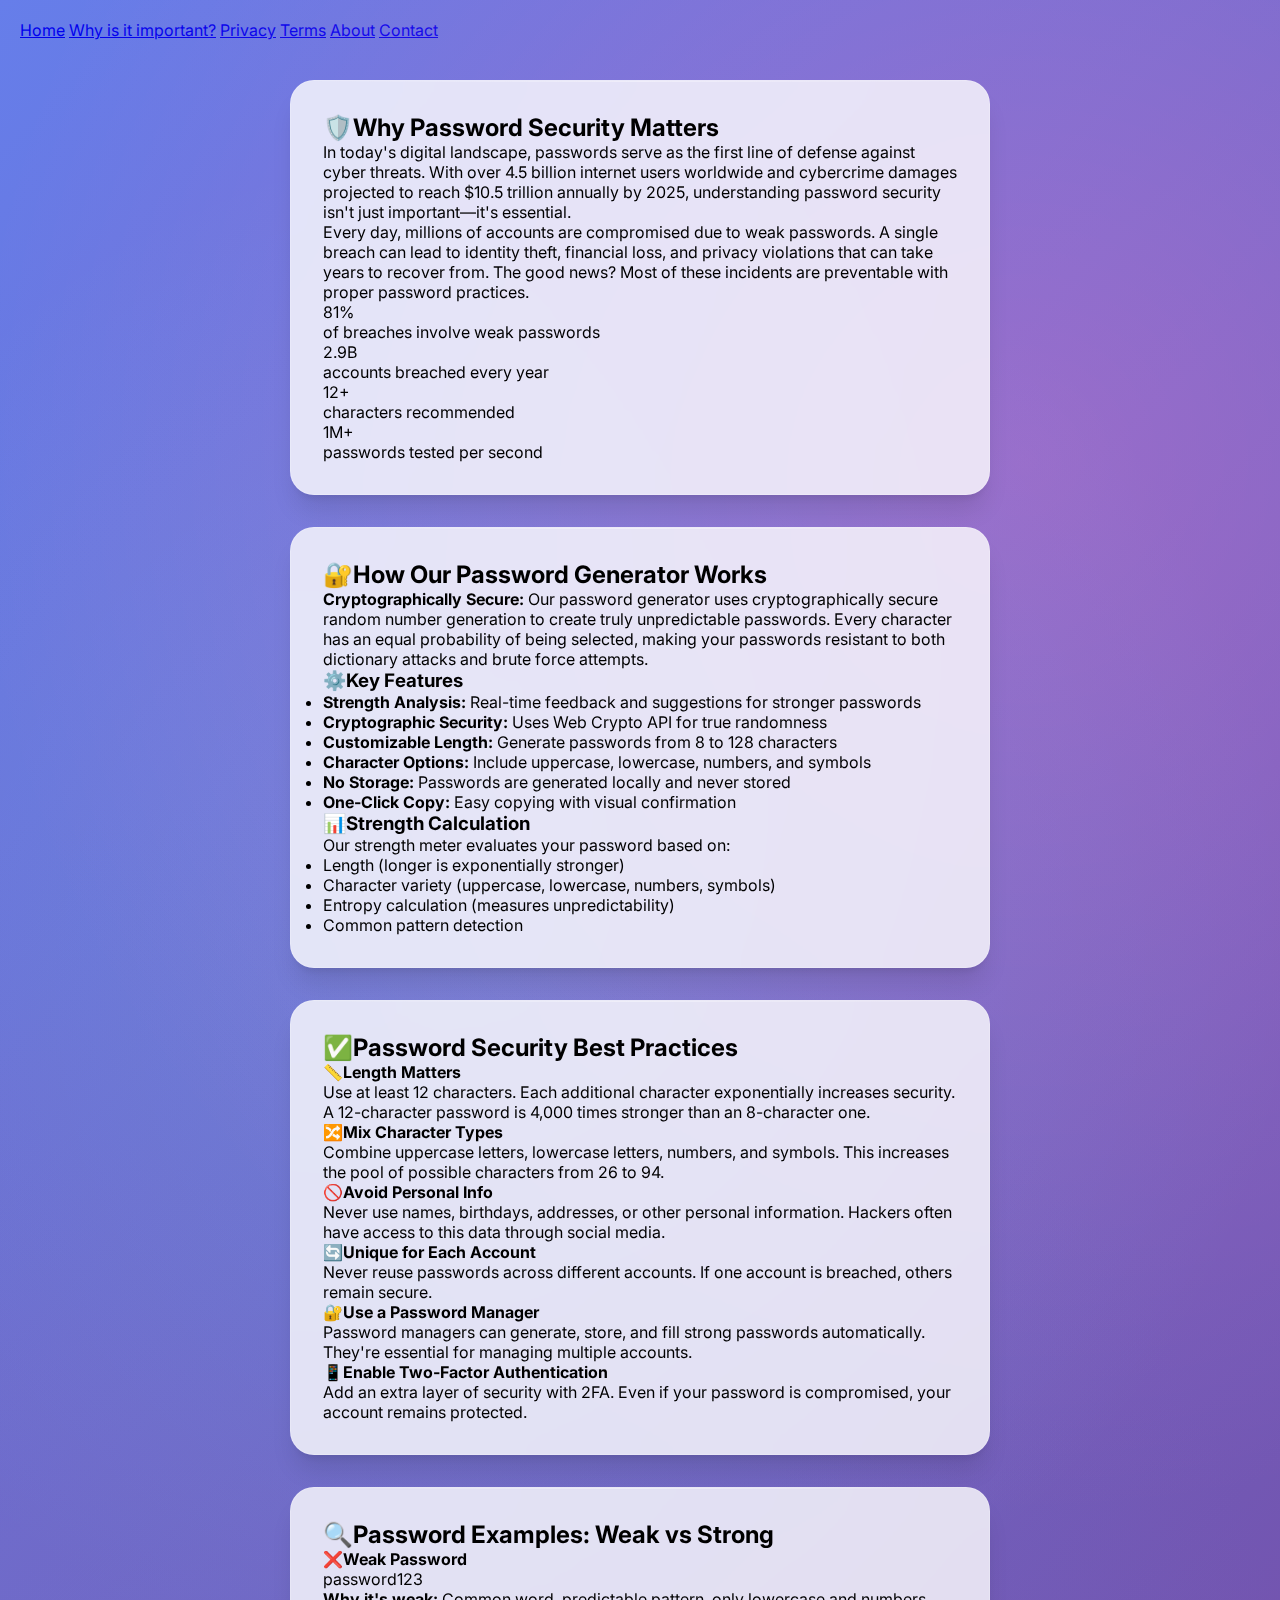
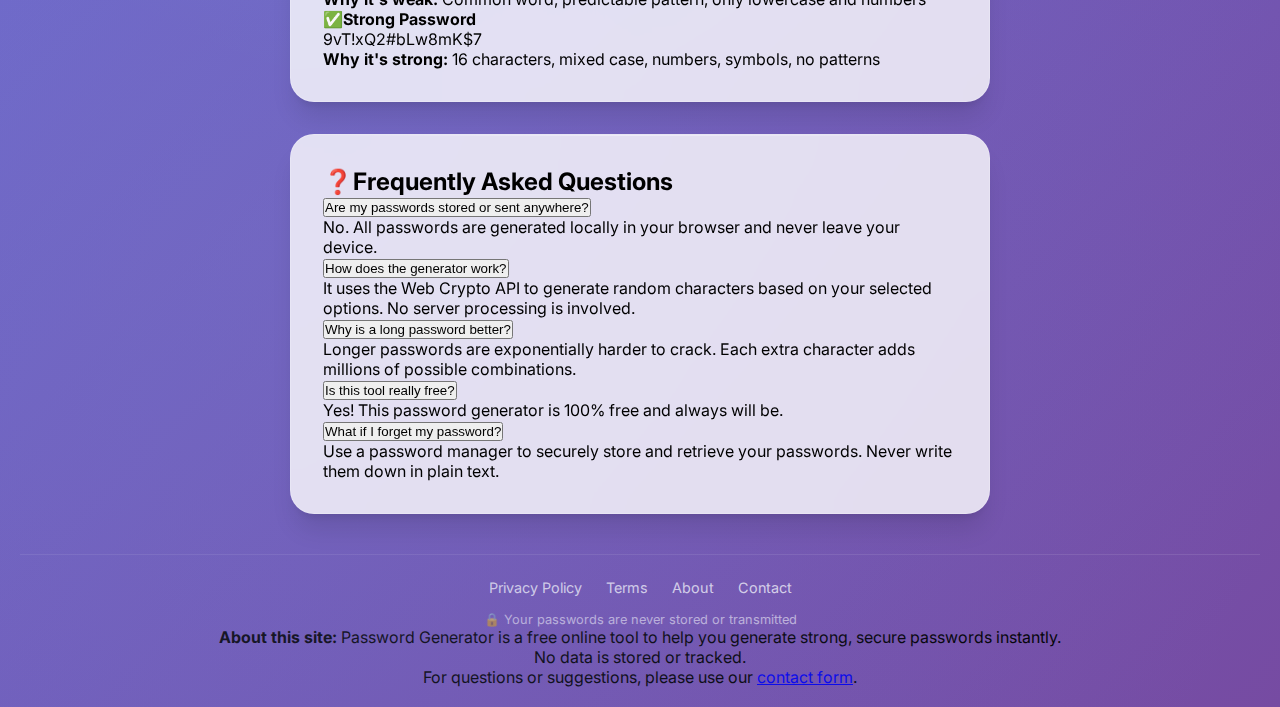
<file: why.html>
<!DOCTYPE html>
<html lang="en">
<head>
  <meta charset="UTF-8" />
  <meta name="viewport" content="width=device-width, initial-scale=1.0" />
  <title>Free Random Password Generator | Secure Online Tool</title>
  <meta name="description" content="Generate strong, secure passwords for free with our online password generator. Easy to use, private, and customizable." />
  <meta name="keywords" content="password generator, strong passwords, random password generator, secure password, online tool, free password generator">
  <link rel="icon" type="image/png" href="assets/favicon.png" />

  <!-- Open Graph (Facebook, LinkedIn) -->
  <meta property="og:title" content="Free Random Password Generator | Secure Online Tool" />
  <meta property="og:description" content="Generate strong, secure passwords for free with our online tool. No tracking, no storage, 100% private." />
  <meta property="og:image" content="https://passwordgeneratorai.com/assets/og-image.png" />
  <meta property="og:url" content="https://passwordgeneratorai.com/" />
  <meta property="og:type" content="website" />

  <!-- Twitter Card -->
  <meta name="twitter:card" content="summary_large_image" />
  <meta name="twitter:title" content="Free Random Password Generator" />
  <meta name="twitter:description" content="Quickly generate secure, random passwords online for free." />
  <meta property="twitter:image" content="https://passwordgeneratorai.com/assets/og-image.png" />

  <!-- Google AdSense Script -->
  <script async src="https://pagead2.googlesyndication.com/pagead/js/adsbygoogle.js?client=ca-pub-7313670565652423"
     crossorigin="anonymous"></script>

  <!-- Styles moved to style.css -->
  <link rel="stylesheet" href="style.css" />
</head>
<body>
  <div class="main-centered-container">
  <div class="main-nav">
    <nav class="nav-bar">
      <a href="index.html" class="nav-link">Home</a>
      <a href="why.html" class="nav-link">Why is it important?</a>
      <a href="privacy.html" class="nav-link">Privacy</a>
      <a href="terms.html" class="nav-link">Terms</a>
      <a href="about.html" class="nav-link">About</a>
      <a href="contact.html" class="nav-link">Contact</a>
    </nav>
  </div>

    <header class="header">

    </header>

    <div class="centered-content">
      <!-- BEGIN: Password Security & Help Center Content (moved from why-secure-passwords-matter.html) -->
      <section class="card" style="margin:40px auto 0 auto;max-width:700px;">
        <h2><span class="icon">🛡️</span>Why Password Security Matters</h2>
        <p>In today's digital landscape, passwords serve as the first line of defense against cyber threats. With over 4.5 billion internet users worldwide and cybercrime damages projected to reach $10.5 trillion annually by 2025, understanding password security isn't just important—it's essential.</p>
        <p>Every day, millions of accounts are compromised due to weak passwords. A single breach can lead to identity theft, financial loss, and privacy violations that can take years to recover from. The good news? Most of these incidents are preventable with proper password practices.</p>
        <div class="stats-grid">
          <div class="stat-card">
            <div class="stat-number">81%</div>
            <div class="stat-label">of breaches involve weak passwords</div>
          </div>
          <div class="stat-card">
            <div class="stat-number">2.9B</div>
            <div class="stat-label">accounts breached every year</div>
          </div>
          <div class="stat-card">
            <div class="stat-number">12+</div>
            <div class="stat-label">characters recommended</div>
          </div>
          <div class="stat-card">
            <div class="stat-number">1M+</div>
            <div class="stat-label">passwords tested per second</div>
          </div>
        </div>
      </section>
      <section class="card" style="margin:32px auto 0 auto;max-width:700px;">
        <h2><span class="icon">🔐</span>How Our Password Generator Works</h2>
        <p><strong>Cryptographically Secure:</strong> Our password generator uses cryptographically secure random number generation to create truly unpredictable passwords. Every character has an equal probability of being selected, making your passwords resistant to both dictionary attacks and brute force attempts.</p>
        <h3><span class="icon">⚙️</span>Key Features</h3>
        <ul>
          <li><strong>Strength Analysis:</strong> Real-time feedback and suggestions for stronger passwords</li>
          <li><strong>Cryptographic Security:</strong> Uses Web Crypto API for true randomness</li>
          <li><strong>Customizable Length:</strong> Generate passwords from 8 to 128 characters</li>
          <li><strong>Character Options:</strong> Include uppercase, lowercase, numbers, and symbols</li>
          <li><strong>No Storage:</strong> Passwords are generated locally and never stored</li>
          <li><strong>One-Click Copy:</strong> Easy copying with visual confirmation</li>
        </ul>
        <h3><span class="icon">📊</span>Strength Calculation</h3>
        <p>Our strength meter evaluates your password based on:</p>
        <ul>
          <li>Length (longer is exponentially stronger)</li>
          <li>Character variety (uppercase, lowercase, numbers, symbols)</li>
          <li>Entropy calculation (measures unpredictability)</li>
          <li>Common pattern detection</li>
        </ul>
      </section>
      <section class="card" style="margin:32px auto 0 auto;max-width:700px;">
        <h2><span class="icon">✅</span>Password Security Best Practices</h2>
        <div class="security-tips">
          <div class="tip-card">
            <h4><span class="icon">📏</span>Length Matters</h4>
            <p>Use at least 12 characters. Each additional character exponentially increases security. A 12-character password is 4,000 times stronger than an 8-character one.</p>
          </div>
          <div class="tip-card">
            <h4><span class="icon">🔀</span>Mix Character Types</h4>
            <p>Combine uppercase letters, lowercase letters, numbers, and symbols. This increases the pool of possible characters from 26 to 94.</p>
          </div>
          <div class="tip-card">
            <h4><span class="icon">🚫</span>Avoid Personal Info</h4>
            <p>Never use names, birthdays, addresses, or other personal information. Hackers often have access to this data through social media.</p>
          </div>
          <div class="tip-card">
            <h4><span class="icon">🔄</span>Unique for Each Account</h4>
            <p>Never reuse passwords across different accounts. If one account is breached, others remain secure.</p>
          </div>
          <div class="tip-card">
            <h4><span class="icon">🔐</span>Use a Password Manager</h4>
            <p>Password managers can generate, store, and fill strong passwords automatically. They're essential for managing multiple accounts.</p>
          </div>
          <div class="tip-card">
            <h4><span class="icon">📱</span>Enable Two-Factor Authentication</h4>
            <p>Add an extra layer of security with 2FA. Even if your password is compromised, your account remains protected.</p>
          </div>
        </div>
      </section>
      <section class="card" style="margin:32px auto 0 auto;max-width:700px;">
        <h2><span class="icon">🔍</span>Password Examples: Weak vs Strong</h2>
        <div class="password-examples">
          <div class="password-example weak">
            <h4><span class="icon">❌</span>Weak Password</h4>
            <div class="password-display">password123</div>
            <p><strong>Why it's weak:</strong> Common word, predictable pattern, only lowercase and numbers</p>
          </div>
          <div class="password-example strong">
            <h4><span class="icon">✅</span>Strong Password</h4>
            <div class="password-display">9vT!xQ2#bLw8mK$7</div>
            <p><strong>Why it's strong:</strong> 16 characters, mixed case, numbers, symbols, no patterns</p>
          </div>
        </div>
      </section>
      <section class="card faq-section" style="margin:32px auto 40px auto;max-width:700px;">
        <h2><span class="icon">❓</span>Frequently Asked Questions</h2>
        <div class="faq-item">
          <button class="faq-question" onclick="toggleFaq(this)">Are my passwords stored or sent anywhere?</button>
          <div class="faq-answer"><p>No. All passwords are generated locally in your browser and never leave your device.</p></div>
        </div>
        <div class="faq-item">
          <button class="faq-question" onclick="toggleFaq(this)">How does the generator work?</button>
          <div class="faq-answer"><p>It uses the Web Crypto API to generate random characters based on your selected options. No server processing is involved.</p></div>
        </div>
        <div class="faq-item">
          <button class="faq-question" onclick="toggleFaq(this)">Why is a long password better?</button>
          <div class="faq-answer"><p>Longer passwords are exponentially harder to crack. Each extra character adds millions of possible combinations.</p></div>
        </div>
        <div class="faq-item">
          <button class="faq-question" onclick="toggleFaq(this)">Is this tool really free?</button>
          <div class="faq-answer"><p>Yes! This password generator is 100% free and always will be.</p></div>
        </div>
        <div class="faq-item">
          <button class="faq-question" onclick="toggleFaq(this)">What if I forget my password?</button>
          <div class="faq-answer"><p>Use a password manager to securely store and retrieve your passwords. Never write them down in plain text.</p></div>
        </div>
      </section>
      <!-- END: Password Security & Help Center Content -->
    </div>

    <footer class="footer">
      <div class="footer-links">
        <a href="privacy.html" class="footer-link">Privacy Policy</a>
        <a href="terms.html" class="footer-link">Terms</a>
        <a href="about.html" class="footer-link">About</a>
        <a href="contact.html" class="footer-link">Contact</a>
      </div>
      <p class="footer-text">🔒 Your passwords are never stored or transmitted</p>
      <div class="footer-about cool-footer-about">
        <p><strong>About this site:</strong> Password Generator is a free online tool to help you generate strong, secure passwords instantly.<br>No data is stored or tracked.<br>For questions or suggestions, please use our <a href="contact.html">contact form</a>.</p>
      </div>
    </footer>
  </div>
  <!-- Hidden Schema.org structured data -->
  <meta itemprop="name" content="Free Password Generator" />
  <meta itemprop="applicationCategory" content="Utility" />
  <meta itemprop="operatingSystem" content="All" />
  <meta itemprop="browserRequirements" content="Requires JavaScript" />
  <meta itemprop="url" content="https://passwordgeneratorai.com/" />
  <script src="script.js" defer></script>
  <script>
function toggleFaq(btn) {
  btn.classList.toggle('active');
  const answer = btn.nextElementSibling;
  answer.classList.toggle('active');
}
</script>
</body>
</html>
</file>
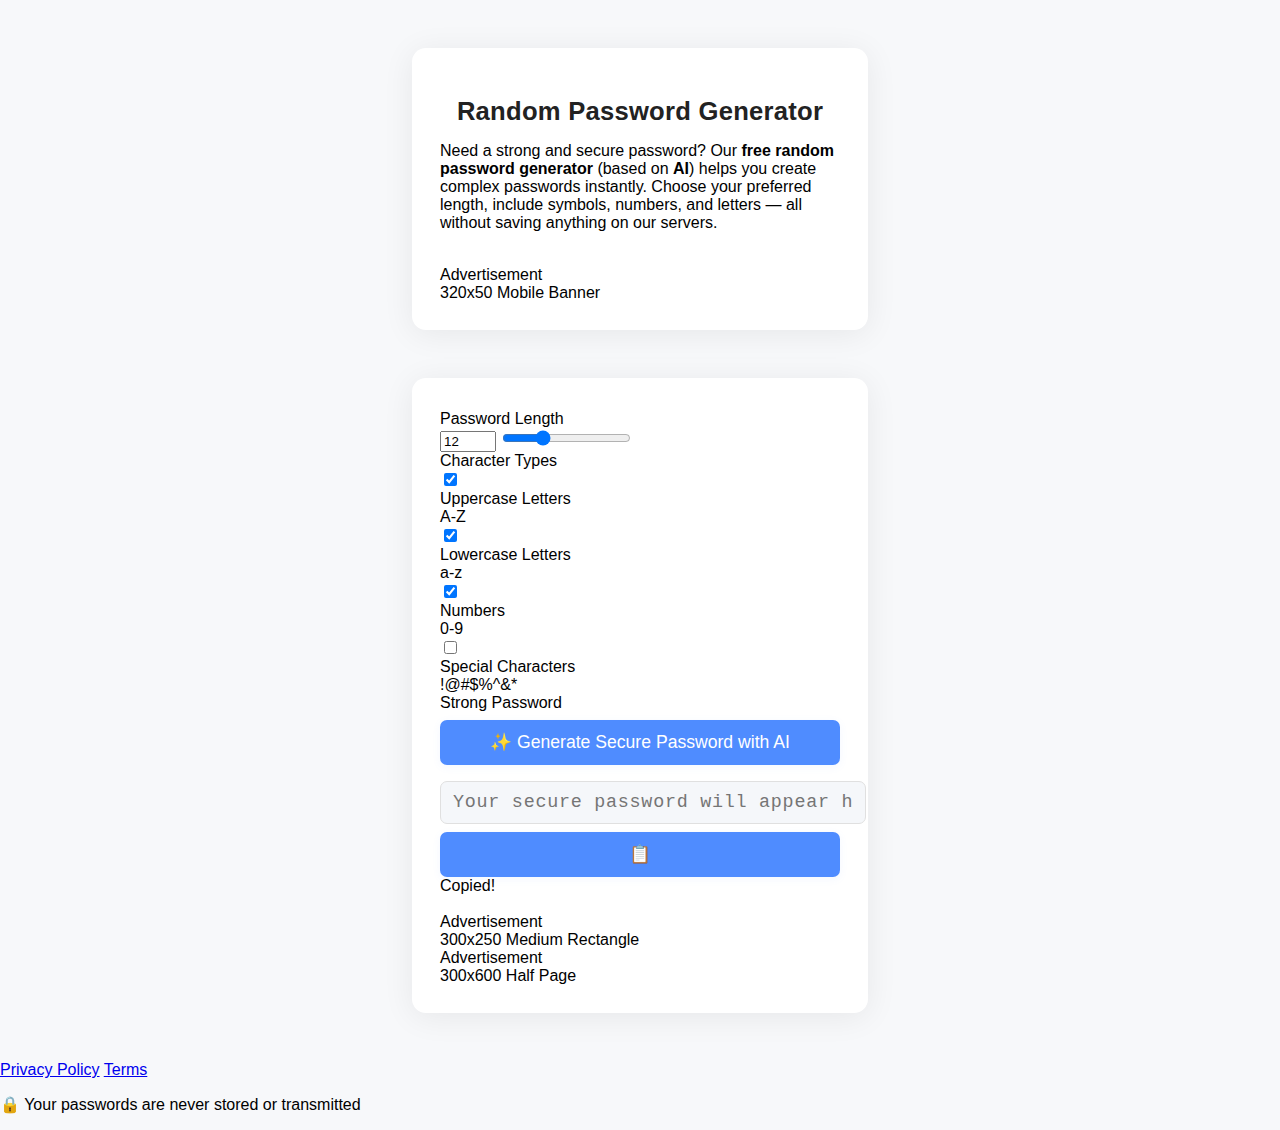
<file: old/index_con_placeholders_para_google_ads.html>
<!DOCTYPE html>
<html lang="en">
<head>
  <meta charset="UTF-8" />
  <meta name="viewport" content="width=device-width, initial-scale=1.0" />
  <title>Free Random Password Generator | Secure Online Tool</title>
  <meta name="description" content="Generate strong, secure passwords for free with our online password generator. Easy to use, private, and customizable." />
  <meta name="keywords" content="password generator, strong passwords, random password generator, secure password, online tool, free password generator">
  <link rel="icon" type="image/png" href="assets/favicon.png" />

  <!-- Open Graph (Facebook, LinkedIn) -->
  <meta property="og:title" content="Free Random Password Generator | Secure Online Tool" />
  <meta property="og:description" content="Generate strong, secure passwords for free with our online tool. No tracking, no storage, 100% private." />
  <meta property="og:image" content="https://denis-mart-red.github.io/pass-gen-web/assets/og-image.png" />
  <meta property="og:url" content="https://denis-mart-red.github.io/pass-gen-web/" />
  <meta property="og:type" content="website" />

  <!-- Twitter Card -->
  <meta name="twitter:card" content="summary_large_image" />
  <meta name="twitter:title" content="Free Random Password Generator" />
  <meta name="twitter:description" content="Quickly generate secure, random passwords online for free." />
  <meta property="twitter:image" content="https://denis-mart-red.github.io/pass-gen-web/assets/og-image.png" />

  <!-- Google AdSense Script -->
  <script async src="https://pagead2.googlesyndication.com/pagead/js/adsbygoogle.js?client=ca-pub-7313670565652423"
     crossorigin="anonymous"></script>

  <!-- Styles moved to style.css -->
  <link rel="stylesheet" href="style.css" />
</head>
<body>
  <div class="container">
    <header class="header">
      <div class="logo"></div>
      <h1>Random Password Generator</h1>
      <p class="subtitle">Need a strong and secure password? Our <strong>free random password generator</strong> (based on <strong>AI</strong>) helps you create complex passwords instantly. Choose your preferred length, include symbols, numbers, and letters — all without saving anything on our servers.</p>
    </header>

    <!-- Mobile Promo - Only visible on mobile -->
    <div class="promo-placeholder mobile-promo">
      <div class="promo-placeholder-text">Advertisement</div>
      <div class="promo-placeholder-subtext">320x50 Mobile Banner</div>
    </div>
  </div>

  <div class="main-layout">
    <div class="container">
      <!-- Main Content -->
      <div class="main-content">
        <div class="card" itemscope itemtype="https://schema.org/WebApplication">
          <div class="form-group">
            <label class="form-label">Password Length</label>
            <div class="length-control">
              <input type="number" id="length" class="length-input" value="12" min="4" max="32">
              <input type="range" id="lengthSlider" class="length-slider" value="12" min="4" max="32">
            </div>
          </div>

          <div class="form-group">
            <label class="form-label">Character Types</label>
            <div class="options-grid">
              <div class="option-card active" onclick="toggleOption('uppercase', this)">
                <input type="checkbox" id="uppercase" checked>
                <div class="option-checkbox"></div>
                <div class="option-content">
                  <div class="option-label">Uppercase Letters</div>
                  <div class="option-description">A-Z</div>
                </div>
              </div>
              <div class="option-card active" onclick="toggleOption('lowercase', this)">
                <input type="checkbox" id="lowercase" checked>
                <div class="option-checkbox"></div>
                <div class="option-content">
                  <div class="option-label">Lowercase Letters</div>
                  <div class="option-description">a-z</div>
                </div>
              </div>
              <div class="option-card active" onclick="toggleOption('numbers', this)">
                <input type="checkbox" id="numbers" checked>
                <div class="option-checkbox"></div>
                <div class="option-content">
                  <div class="option-label">Numbers</div>
                  <div class="option-description">0-9</div>
                </div>
              </div>
              <div class="option-card" onclick="toggleOption('symbols', this)">
                <input type="checkbox" id="symbols">
                <div class="option-checkbox"></div>
                <div class="option-content">
                  <div class="option-label">Special Characters</div>
                  <div class="option-description">!@#$%^&*</div>
                </div>
              </div>
            </div>
          </div>

          <div class="strength-meter">
            <div class="strength-bar">
              <div class="strength-fill" id="strengthFill" style="width: 60%"></div>
            </div>
            <div class="strength-text" id="strengthText">Strong Password</div>
          </div>

          <button class="generate-btn" onclick="generatePassword()">
            ✨ Generate Secure Password with AI
          </button>

          <div class="password-output">
            <input type="text" id="output" class="password-field" readonly placeholder="Your secure password will appear here...">
            <button class="copy-btn" onclick="copyPassword()" title="Copy to clipboard">📋</button>
            <div class="copy-feedback" id="copyFeedback">Copied!</div>
          </div>
        </div>
      </div>
      <!-- Sidebar with Promos - Only visible on desktop -->
      <aside class="sidebar-promos">
        <!-- First Sidebar Promo -->
        <div class="promo-placeholder sidebar-promo-1">
          <div class="promo-placeholder-text">Advertisement</div>
          <div class="promo-placeholder-subtext">300x250 Medium Rectangle</div>
          
          <!-- REAL AD CODE - Uncomment when Google Ads is approved -->
          <!--
          <ins class="adsbygoogle"
               style="display:block"
               data-ad-client="ca-pub-YOUR_PUBLISHER_ID"
               data-ad-slot="YOUR_AD_SLOT_ID_1"
               data-ad-format="rectangle"></ins>
          <script>
               (adsbygoogle = window.adsbygoogle || []).push({});
          </script>
          -->
        </div>

        <!-- Second Sidebar Promo -->
        <div class="promo-placeholder sidebar-promo-2">
          <div class="promo-placeholder-text">Advertisement</div>
          <div class="promo-placeholder-subtext">300x600 Half Page</div>
          
          <!-- REAL AD CODE - Uncomment when Google Ads is approved -->
          <!--
          <ins class="adsbygoogle"
               style="display:block"
               data-ad-client="ca-pub-YOUR_PUBLISHER_ID"
               data-ad-slot="YOUR_AD_SLOT_ID_2"
               data-ad-format="rectangle"></ins>
          <script>
               (adsbygoogle = window.adsbygoogle || []).push({});
          </script>
          -->
        </div>
      </aside>
    </div>
  </div>

  <footer class="footer">
    <div class="footer-links">
      <a href="privacy.html" class="footer-link">Privacy Policy</a>
      <a href="terms.html" class="footer-link">Terms</a>
    </div>
    <p class="footer-text">🔒 Your passwords are never stored or transmitted</p>
  </footer>
  
  <!-- Hidden Schema.org structured data -->
  <span itemprop="name" style="display: none;">Free Password Generator</span>
  <meta itemprop="applicationCategory" content="Utility" />
  <meta itemprop="operatingSystem" content="All" />
  <meta itemprop="browserRequirements" content="Requires JavaScript" />
  <meta itemprop="url" content="https://denis-mart-red.github.io/pass-gen-web/" />
  <script src="script.js"></script>
</body>
</html>
</file>
<file: old/style.css>
/* Minimalist & professional UI improvements */
body {
  font-family: 'Inter', 'Segoe UI', Arial, sans-serif;
  background: #f7f8fa;
  margin: 0;
  padding: 0;
  min-height: 100vh;
}

.container {
  max-width: 400px;
  margin: 48px auto;
  background: #fff;
  padding: 32px 28px 28px 28px;
  border-radius: 14px;
  box-shadow: 0 4px 32px rgba(0,0,0,0.07);
  display: flex;
  flex-direction: column;
  gap: 18px;
}

h1 {
  text-align: center;
  font-size: 1.6rem;
  font-weight: 600;
  color: #222;
  margin-bottom: 8px;
  letter-spacing: 0.01em;
}

.generator label {
  display: flex;
  align-items: center;
  font-size: 1rem;
  color: #444;
  margin: 0 0 10px 0;
  gap: 8px;
}

.generator > div {
  display: flex;
  flex-wrap: wrap;
  gap: 12px 18px;
  margin-bottom: 10px;
}

.generator input[type="number"] {
  width: 70px;
  padding: 6px 10px;
  border: 1px solid #e0e0e0;
  border-radius: 6px;
  font-size: 1rem;
  background: #fafbfc;
  transition: border 0.2s;
}
.generator input[type="number"]:focus {
  border: 1.5px solid #4f8cff;
  outline: none;
}

.generator input[type="checkbox"] {
  accent-color: #4f8cff;
  width: 18px;
  height: 18px;
  margin-right: 6px;
}

button {
  width: 100%;
  padding: 12px 0;
  background: #4f8cff;
  color: #fff;
  border: none;
  border-radius: 7px;
  font-size: 1.1rem;
  font-weight: 500;
  cursor: pointer;
  box-shadow: 0 2px 8px rgba(79,140,255,0.07);
  transition: background 0.18s, box-shadow 0.18s;
  margin-top: 8px;
}
button:hover, button:focus {
  background: #2563eb;
  box-shadow: 0 4px 16px rgba(79,140,255,0.13);
}

#output {
  width: 100%;
  margin-top: 16px;
  font-size: 1.15em;
  padding: 10px 12px;
  border: 1.5px solid #e0e0e0;
  border-radius: 7px;
  background: #f5f7fa;
  color: #222;
  letter-spacing: 0.04em;
  font-family: 'Fira Mono', 'Consolas', monospace;
  transition: border 0.2s;
}
#output:focus {
  border: 1.5px solid #4f8cff;
  outline: none;
}

@media (max-width: 500px) {
  .container {
    padding: 18px 6vw 18px 6vw;
    max-width: 98vw;
  }
  h1 {
    font-size: 1.2rem;
  }
}

.intro {
  font-size: 0.95rem;
  color: #444;
  line-height: 1.5;
  margin-bottom: -8px;
  text-align: center;
}

/* Hide structured data span for better UI */
span[itemprop="name"] {
  display: none;
}
</file>
<file: style.css>
@import url('https://fonts.googleapis.com/css2?family=Inter:wght@300;400;500;600;700&display=swap');

* {
  margin: 0;
  padding: 0;
  box-sizing: border-box;
}

:root {
  --primary: #6366f1;
  --primary-dark: #4f46e5;
  --secondary: #ec4899;
  --accent: #06b6d4;
  --success: #10b981;
  --warning: #f59e0b;
  --text-primary: #0f172a;
  --text-secondary: #64748b;
  --text-muted: #94a3b8;
  --bg-primary: #ffffff;
  --bg-secondary: #f8fafc;
  --bg-card: rgba(255, 255, 255, 0.8);
  --border: #e2e8f0;
  --shadow-sm: 0 1px 2px 0 rgb(0 0 0 / 0.05);
  --shadow-md: 0 4px 6px -1px rgb(0 0 0 / 0.1), 0 2px 4px -2px rgb(0 0 0 / 0.1);
  --shadow-lg: 0 10px 15px -3px rgb(0 0 0 / 0.1), 0 4px 6px -4px rgb(0 0 0 / 0.1);
  --shadow-xl: 0 20px 25px -5px rgb(0 0 0 / 0.1), 0 8px 10px -6px rgb(0 0 0 / 0.1);
}

body {
  font-family: 'Inter', -apple-system, BlinkMacSystemFont, sans-serif;
  background: linear-gradient(135deg, #667eea 0%, #764ba2 100%);
  min-height: 100vh;
  padding: 20px;
  position: relative;
  overflow-x: hidden;
}

body::before {
  content: '';
  position: absolute;
  top: 0;
  left: 0;
  right: 0;
  bottom: 0;
  background: 
    radial-gradient(circle at 20% 80%, rgba(120, 119, 198, 0.3) 0%, transparent 50%),
    radial-gradient(circle at 80% 20%, rgba(255, 119, 198, 0.3) 0%, transparent 50%),
    radial-gradient(circle at 40% 40%, rgba(120, 219, 255, 0.2) 0%, transparent 50%);
  pointer-events: none;
}

.container {
  max-width: 900px;
  margin: 0 auto;
  position: relative;
  z-index: 1;
  width: 100%;
}

@media (min-width: 900px) {
  .container {
    max-width: 900px;
    display: flex;
    flex-direction: row;
    align-items: flex-start;
    gap: 40px;
  }
}

.header {
  text-align: center;
  margin-bottom: 32px;
  animation: fadeInUp 0.6s ease-out;
}

.logo {
  width: 64px;
  height: 64px;
  background: linear-gradient(135deg, var(--primary), var(--secondary));
  border-radius: 16px;
  margin: 0 auto 16px;
  display: flex;
  align-items: center;
  justify-content: center;
  box-shadow: var(--shadow-lg);
  animation: pulse 2s infinite;
}

.logo::after {
  content: '🔐';
  font-size: 28px;
}

h1 {
  font-size: 2.5rem;
  font-weight: 700;
  color: #ffffff;
  margin-bottom: 8px;
  letter-spacing: -0.02em;
  text-shadow: 0 2px 8px rgba(0, 0, 0, 0.3);
}

.subtitle {
  color: rgba(255, 255, 255, 0.95);
  font-size: 1.1rem;
  font-weight: 400;
  max-width: 420px;
  margin: 0 auto;
  line-height: 1.6;
  text-shadow: 0 2px 4px rgba(0, 0, 0, 0.3);
  background: rgba(255, 255, 255, 0.1);
  backdrop-filter: blur(10px);
  border-radius: 12px;
  padding: 16px 20px;
  border: 1px solid rgba(255, 255, 255, 0.2);
}

.subtitle strong {
  color: #ffffff;
  font-weight: 600;
}

.card {
  background: var(--bg-card);
  backdrop-filter: blur(20px);
  border: 1px solid rgba(255, 255, 255, 0.2);
  border-radius: 24px;
  padding: 32px;
  box-shadow: var(--shadow-xl);
  animation: fadeInUp 0.6s ease-out 0.2s both;
  position: relative;
  overflow: hidden;
}

.card::before {
  content: '';
  position: absolute;
  top: 0;
  left: 0;
  right: 0;
  height: 1px;
  background: linear-gradient(90deg, transparent, rgba(255, 255, 255, 0.4), transparent);
}

.form-group {
  margin-bottom: 24px;
}

.form-label {
  display: block;
  font-weight: 600;
  color: var(--text-primary);
  margin-bottom: 8px;
  font-size: 0.95rem;
}

.length-control {
  display: flex;
  align-items: center;
  gap: 16px;
  background: var(--bg-secondary);
  border-radius: 12px;
  padding: 16px;
  border: 1px solid var(--border);
  transition: all 0.2s ease;
}

.length-control:hover {
  border-color: var(--primary);
  box-shadow: 0 0 0 3px rgba(99, 102, 241, 0.1);
}

.length-input {
  border: none;
  background: transparent;
  font-size: 1.1rem;
  font-weight: 600;
  color: var(--text-primary);
  width: 60px;
  text-align: center;
  outline: none;
}

.length-slider {
  flex: 1;
  height: 6px;
  border-radius: 3px;
  background: var(--border);
  appearance: none;
  outline: none;
  position: relative;
}

.length-slider::-webkit-slider-thumb {
  appearance: none;
  width: 20px;
  height: 20px;
  border-radius: 50%;
  background: linear-gradient(135deg, var(--primary), var(--secondary));
  cursor: pointer;
  box-shadow: var(--shadow-md);
  transition: transform 0.2s ease;
}

.length-slider::-webkit-slider-thumb:hover {
  transform: scale(1.1);
}

.options-grid {
  display: grid;
  grid-template-columns: repeat(2, 1fr);
  gap: 12px;
  margin-bottom: 24px;
}

.option-card {
  background: var(--bg-secondary);
  border: 2px solid var(--border);
  border-radius: 12px;
  padding: 16px;
  cursor: pointer;
  transition: all 0.2s ease;
  position: relative;
  user-select: none;
  display: flex;
  align-items: center;
  gap: 12px;
}

.option-card:hover {
  border-color: var(--primary);
  transform: translateY(-1px);
  box-shadow: var(--shadow-md);
}

.option-card.active {
  border-color: var(--primary);
  background: rgba(99, 102, 241, 0.08);
  box-shadow: 0 0 0 1px rgba(99, 102, 241, 0.1);
}

.option-card input[type="checkbox"] {
  position: absolute;
  opacity: 0;
  pointer-events: none;
}

.option-checkbox {
  width: 20px;
  height: 20px;
  border: 2px solid var(--border);
  border-radius: 6px;
  background: var(--bg-primary);
  display: flex;
  align-items: center;
  justify-content: center;
  transition: all 0.2s ease;
  flex-shrink: 0;
}

.option-card.active .option-checkbox {
  background: var(--primary);
  border-color: var(--primary);
}

.option-checkbox::after {
  content: '✓';
  color: white;
  font-size: 12px;
  font-weight: bold;
  opacity: 0;
  transform: scale(0.5);
  transition: all 0.2s ease;
}

.option-card.active .option-checkbox::after {
  opacity: 1;
  transform: scale(1);
}

.option-content {
  flex: 1;
}

.option-label {
  font-weight: 500;
  color: var(--text-primary);
  font-size: 0.95rem;
  margin-bottom: 2px;
}

.option-description {
  font-size: 0.8rem;
  color: var(--text-muted);
  line-height: 1.3;
}

.strength-meter {
  margin-bottom: 24px;
}

.strength-bar {
  height: 8px;
  background: var(--border);
  border-radius: 4px;
  overflow: hidden;
  margin-bottom: 8px;
}

.strength-fill {
  height: 100%;
  border-radius: 4px;
  transition: all 0.3s ease;
  background: linear-gradient(90deg, var(--warning), var(--success));
}

.strength-text {
  font-size: 0.9rem;
  font-weight: 500;
  text-align: center;
}

.generate-btn {
  width: 100%;
  background: linear-gradient(135deg, var(--primary), var(--secondary));
  color: white;
  border: none;
  border-radius: 16px;
  padding: 18px 24px;
  font-size: 1.1rem;
  font-weight: 600;
  cursor: pointer;
  transition: all 0.2s ease;
  box-shadow: var(--shadow-lg);
  position: relative;
  overflow: hidden;
  margin-bottom: 20px;
}

.generate-btn::before {
  content: '';
  position: absolute;
  top: 0;
  left: -100%;
  width: 100%;
  height: 100%;
  background: linear-gradient(90deg, transparent, rgba(255, 255, 255, 0.2), transparent);
  transition: left 0.5s ease;
}

.generate-btn:hover::before {
  left: 100%;
}

.generate-btn:hover {
  transform: translateY(-2px);
  box-shadow: var(--shadow-xl);
}

.generate-btn:active {
  transform: translateY(0);
}

.password-output {
  position: relative;
}

.password-field {
  width: 100%;
  background: var(--bg-secondary);
  border: 2px solid var(--border);
  border-radius: 12px;
  padding: 16px 50px 16px 16px;
  font-family: 'Monaco', 'Menlo', monospace;
  font-size: 1.1rem;
  color: var(--text-primary);
  outline: none;
  transition: all 0.2s ease;
  letter-spacing: 0.5px;
}

.password-field:focus {
  border-color: var(--primary);
  box-shadow: 0 0 0 3px rgba(99, 102, 241, 0.1);
}

.copy-btn {
  position: absolute;
  right: 8px;
  top: 50%;
  transform: translateY(-50%);
  background: var(--primary);
  color: white;
  border: none;
  border-radius: 8px;
  width: 36px;
  height: 36px;
  cursor: pointer;
  display: flex;
  align-items: center;
  justify-content: center;
  transition: all 0.2s ease;
  font-size: 0.9rem;
}

.copy-btn:hover {
  background: var(--primary-dark);
  transform: translateY(-50%) scale(1.05);
}

.copy-feedback {
  position: absolute;
  top: -40px;
  right: 0;
  background: var(--success);
  color: white;
  padding: 8px 12px;
  border-radius: 8px;
  font-size: 0.8rem;
  opacity: 0;
  transform: translateY(10px);
  transition: all 0.3s ease;
  pointer-events: none;
}

.copy-feedback.show {
  opacity: 1;
  transform: translateY(0);
}

.footer {
  text-align: center;
  margin-top: 32px;
  padding-top: 24px;
  border-top: 1px solid rgba(255, 255, 255, 0.1);
  animation: fadeInUp 0.6s ease-out 0.4s both;
}

.footer-links {
  display: flex;
  justify-content: center;
  gap: 24px;
  margin-bottom: 16px;
}

.footer-link {
  color: rgba(255, 255, 255, 0.8);
  text-decoration: none;
  font-size: 0.9rem;
  transition: color 0.2s ease;
}

.footer-link:hover {
  color: white;
}

.footer-text {
  color: rgba(255, 255, 255, 0.6);
  font-size: 0.8rem;
}

@keyframes fadeInUp {
  from {
    opacity: 0;
    transform: translateY(30px);
  }
  to {
    opacity: 1;
    transform: translateY(0);
  }
}

@keyframes pulse {
  0%, 100% {
    transform: scale(1);
    box-shadow: var(--shadow-lg);
  }
  50% {
    transform: scale(1.05);
    box-shadow: var(--shadow-xl);
  }
}

@media (max-width: 640px) {
  .container {
    padding: 0 16px;
  }
  
  h1 {
    font-size: 2rem;
  }
  
  .card {
    padding: 24px;
  }
  
  .options-grid {
    grid-template-columns: 1fr;
  }
}

/* Layout with sidebar for ads */
.main-layout {
  display: block;
}

@media (min-width: 1024px) {
  .main-layout {
    display: flex;
    flex-direction: row;
    gap: 40px;
    width: 100%;
  }
}

.main-content {
  flex: 1 1 0%;
  min-width: 0;
  max-width: 700px;
}

.sidebar-ads {
  width: 320px;
  flex-shrink: 0;
}

/* Ad Placeholder Styles */
.ad-placeholder {
  background: linear-gradient(135deg, #f8f9fa 0%, #e9ecef 100%);
  border: 2px dashed #dee2e6;
  border-radius: 12px;
  padding: 20px;
  text-align: center;
  color: #6c757d;
  font-size: 0.9rem;
  margin-bottom: 20px;
  position: relative;
  display: flex;
  flex-direction: column;
  align-items: center;
  justify-content: center;
  transition: all 0.3s ease;
  backdrop-filter: blur(10px);
  box-shadow: 0 4px 6px rgba(0, 0, 0, 0.05);
}

.ad-placeholder:hover {
  border-color: #adb5bd;
  background: linear-gradient(135deg, #e9ecef 0%, #dee2e6 100%);
  transform: translateY(-2px);
  box-shadow: 0 8px 15px rgba(0, 0, 0, 0.1);
}

.ad-placeholder::before {
  content: '📢';
  font-size: 2rem;
  margin-bottom: 10px;
  opacity: 0.7;
}

.ad-placeholder-text {
  font-weight: 500;
  margin-bottom: 5px;
}

.ad-placeholder-subtext {
  font-size: 0.8rem;
  opacity: 0.7;
}

/* Sidebar Ad sizes */
.sidebar-ad-1 {
  width: 300px;
  height: 250px;
}

.sidebar-ad-2 {
  width: 300px;
  height: 600px;
}

/* Mobile fallback - banner ad */
.mobile-ad {
  display: block;
  max-width: 320px;
  height: 50px;
  margin: 20px auto;
}

@media (min-width: 1024px) {
  .mobile-ad {
    display: none;
  }
}
</file>
